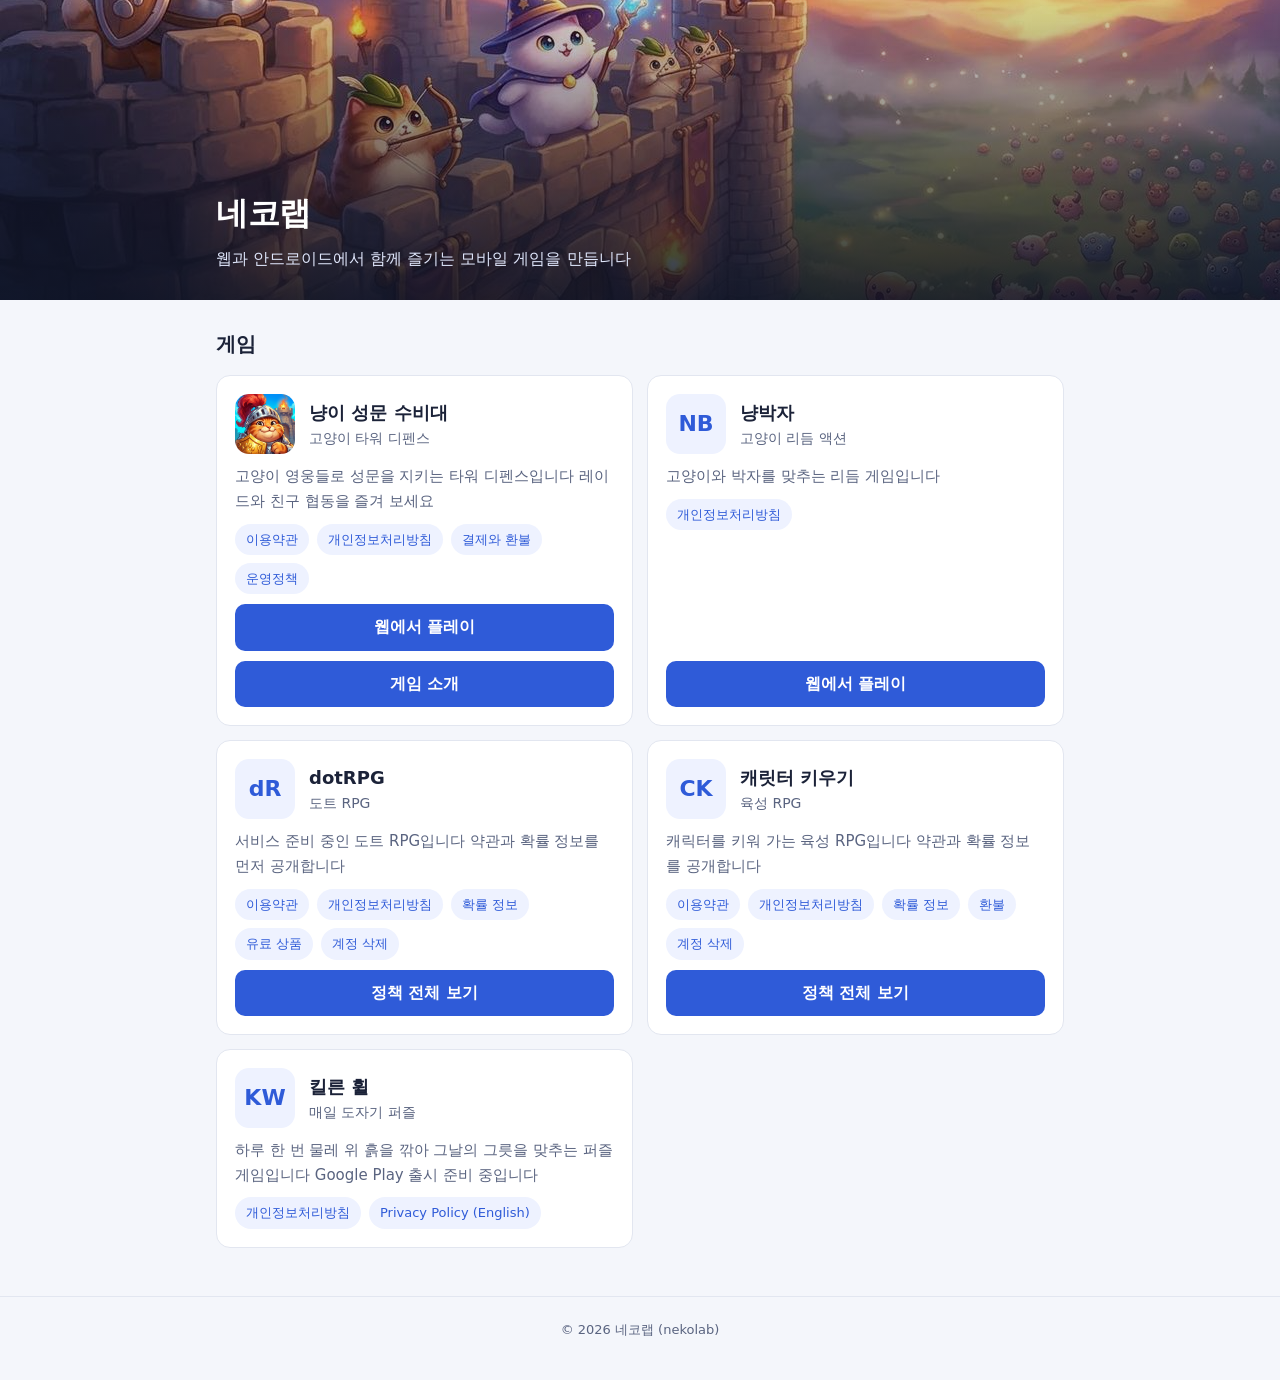
<file: index.html>
<!doctype html>
<html lang="ko">
<head>
<meta charset="utf-8">
<meta name="viewport" content="width=device-width, initial-scale=1">
<title>네코랩 - 모바일 게임</title>
<meta name="description" content="네코랩은 웹과 안드로이드에서 함께 즐기는 모바일 게임을 만드는 개인 개발 브랜드입니다. 게임 목록과 이용약관, 개인정보처리방침 같은 정책을 한곳에 모았습니다.">
<link rel="canonical" href="https://pabang0620.github.io/">
<link rel="icon" href="nyangi-icon.png">
<meta property="og:type" content="website">
<meta property="og:title" content="네코랩 - 모바일 게임">
<meta property="og:description" content="웹과 안드로이드에서 함께 즐기는 모바일 게임, 그리고 서비스 정책 모음.">
<meta property="og:url" content="https://pabang0620.github.io/">
<meta property="og:image" content="https://pabang0620.github.io/hero.jpg">
<script type="application/ld+json">
{"@context":"https://schema.org","@type":"Organization","name":"네코랩","alternateName":"nekolab","url":"https://pabang0620.github.io/"}
</script>
<style>
:root{--bg:#f4f6fb;--card:#fff;--fg:#1b2238;--mut:#5a6480;--line:#e2e6f0;--ac:#2f5bd8;--acfg:#fff;--chip:#eef2ff;--chipfg:#2f5bd8}
@media (prefers-color-scheme:dark){:root:not([data-theme="light"]){--bg:#0e1426;--card:#171f38;--fg:#eef1fa;--mut:#a3adc7;--line:#27325a;--ac:#6f93ff;--acfg:#0e1426;--chip:#202b4d;--chipfg:#a9c0ff}}
:root[data-theme="dark"]{--bg:#0e1426;--card:#171f38;--fg:#eef1fa;--mut:#a3adc7;--line:#27325a;--ac:#6f93ff;--acfg:#0e1426;--chip:#202b4d;--chipfg:#a9c0ff}
*{box-sizing:border-box}
body{margin:0;background:var(--bg);color:var(--fg);font:16px/1.65 system-ui,-apple-system,"Noto Sans KR","Malgun Gothic",sans-serif;-webkit-text-size-adjust:100%}
a{color:var(--ac)}
.hero{position:relative;min-height:300px;display:flex;align-items:flex-end;background:#16203f url(hero.jpg) center/cover}
.hero::before{content:"";position:absolute;inset:0;background:linear-gradient(180deg,rgba(14,20,38,.15),rgba(14,20,38,.88))}
.hero-in{position:relative;width:100%;max-width:880px;margin:0 auto;padding:56px 16px 28px;color:#fff}
.hero h1{margin:0 0 6px;font-size:32px;letter-spacing:-.5px}
.hero p{margin:0;color:#dfe6fb;max-width:520px}
main{max-width:880px;margin:0 auto;padding:28px 16px 48px}
h2{font-size:20px;margin:36px 0 14px}
h2:first-child{margin-top:0}
.grid{display:grid;grid-template-columns:repeat(2,1fr);gap:14px}
@media (max-width:640px){.grid{grid-template-columns:1fr}.hero h1{font-size:26px}}
.card{background:var(--card);border:1px solid var(--line);border-radius:14px;padding:18px;display:flex;flex-direction:column;gap:10px}
.top{display:flex;gap:14px;align-items:center}
.ic{width:60px;height:60px;border-radius:14px;flex:none;object-fit:cover;background:var(--chip)}
.mono{width:60px;height:60px;border-radius:14px;flex:none;display:flex;align-items:center;justify-content:center;font-weight:700;font-size:22px;color:var(--chipfg);background:var(--chip)}
.card h3{margin:0;font-size:18px}
.sub{margin:0;color:var(--mut);font-size:14px}
.desc{margin:0;color:var(--mut);font-size:15px}
.btn{display:inline-block;margin-top:auto;padding:10px 16px;border-radius:10px;background:var(--ac);color:var(--acfg);text-decoration:none;font-weight:600;text-align:center}
.links{display:flex;flex-wrap:wrap;gap:8px}
.links a{padding:5px 11px;border-radius:999px;background:var(--chip);color:var(--chipfg);text-decoration:none;font-size:13px}
.links a:hover,.btn:hover{filter:brightness(1.08)}
.badge{display:inline-block;padding:2px 8px;border-radius:999px;font-size:12px;background:var(--chip);color:var(--chipfg);margin-left:6px;vertical-align:middle}
footer{border-top:1px solid var(--line);padding:22px 16px 40px;text-align:center;color:var(--mut);font-size:13px}
</style>
</head>
<body>
<header class="hero">
<div class="hero-in">
<h1>네코랩</h1>
<p>웹과 안드로이드에서 함께 즐기는 모바일 게임을 만듭니다</p>
</div>
</header>
<main>
<h2>게임</h2>
<div class="grid">

<section class="card">
<div class="top"><img class="ic" src="nyangi-icon.png" alt="" width="60" height="60"><div><h3>냥이 성문 수비대</h3><p class="sub">고양이 타워 디펜스</p></div></div>
<p class="desc">고양이 영웅들로 성문을 지키는 타워 디펜스입니다 레이드와 친구 협동을 즐겨 보세요</p>
<div class="links">
<a href="https://pabang0620.github.io/nyangi-gate-play/policy/terms.html">이용약관</a>
<a href="https://pabang0620.github.io/nyangi-gate-play/policy/privacy.html">개인정보처리방침</a>
<a href="https://pabang0620.github.io/nyangi-gate-play/policy/refund.html">결제와 환불</a>
<a href="https://pabang0620.github.io/nyangi-gate-play/policy/operation.html">운영정책</a>
</div>
<a class="btn" href="https://pabang0620.github.io/nyangi-gate-play/">웹에서 플레이</a>
<a class="btn" href="nyangi-gate/">게임 소개</a>
</section>

<section class="card">
<div class="top"><div class="mono">NB</div><div><h3>냥박자</h3><p class="sub">고양이 리듬 액션</p></div></div>
<p class="desc">고양이와 박자를 맞추는 리듬 게임입니다</p>
<div class="links">
<a href="https://pabang0620.github.io/nyang-bakja-play/privacy.html">개인정보처리방침</a>
</div>
<a class="btn" href="https://pabang0620.github.io/nyang-bakja-play/">웹에서 플레이</a>
</section>

<section class="card">
<div class="top"><div class="mono">dR</div><div><h3>dotRPG</h3><p class="sub">도트 RPG</p></div></div>
<p class="desc">서비스 준비 중인 도트 RPG입니다 약관과 확률 정보를 먼저 공개합니다</p>
<div class="links">
<a href="https://pabang0620.github.io/dotrpg-policy/ko/terms.html">이용약관</a>
<a href="https://pabang0620.github.io/dotrpg-policy/ko/privacy.html">개인정보처리방침</a>
<a href="https://pabang0620.github.io/dotrpg-policy/ko/probability.html">확률 정보</a>
<a href="https://pabang0620.github.io/dotrpg-policy/ko/paid.html">유료 상품</a>
<a href="https://pabang0620.github.io/dotrpg-policy/ko/account-deletion.html">계정 삭제</a>
</div>
<a class="btn" href="https://pabang0620.github.io/dotrpg-policy/">정책 전체 보기</a>
</section>

<section class="card">
<div class="top"><div class="mono">CK</div><div><h3>캐릿터 키우기</h3><p class="sub">육성 RPG</p></div></div>
<p class="desc">캐릭터를 키워 가는 육성 RPG입니다 약관과 확률 정보를 공개합니다</p>
<div class="links">
<a href="https://pabang0620.github.io/starspire-policy/terms/">이용약관</a>
<a href="https://pabang0620.github.io/starspire-policy/privacy/">개인정보처리방침</a>
<a href="https://pabang0620.github.io/starspire-policy/probability/">확률 정보</a>
<a href="https://pabang0620.github.io/starspire-policy/refund/">환불</a>
<a href="https://pabang0620.github.io/starspire-policy/account-deletion/">계정 삭제</a>
</div>
<a class="btn" href="https://pabang0620.github.io/starspire-policy/">정책 전체 보기</a>
</section>

<section class="card">
<div class="top"><div class="mono">KW</div><div><h3>킬른 휠</h3><p class="sub">매일 도자기 퍼즐</p></div></div>
<p class="desc">하루 한 번 물레 위 흙을 깎아 그날의 그릇을 맞추는 퍼즐 게임입니다 Google Play 출시 준비 중입니다</p>
<div class="links">
<a href="kiln-wheel/privacy.html">개인정보처리방침</a>
<a href="kiln-wheel/en/privacy.html">Privacy Policy (English)</a>
</div>
</section>

</div>
</main>
<footer>© 2026 네코랩 (nekolab)</footer>
</body>
</html>
</file>
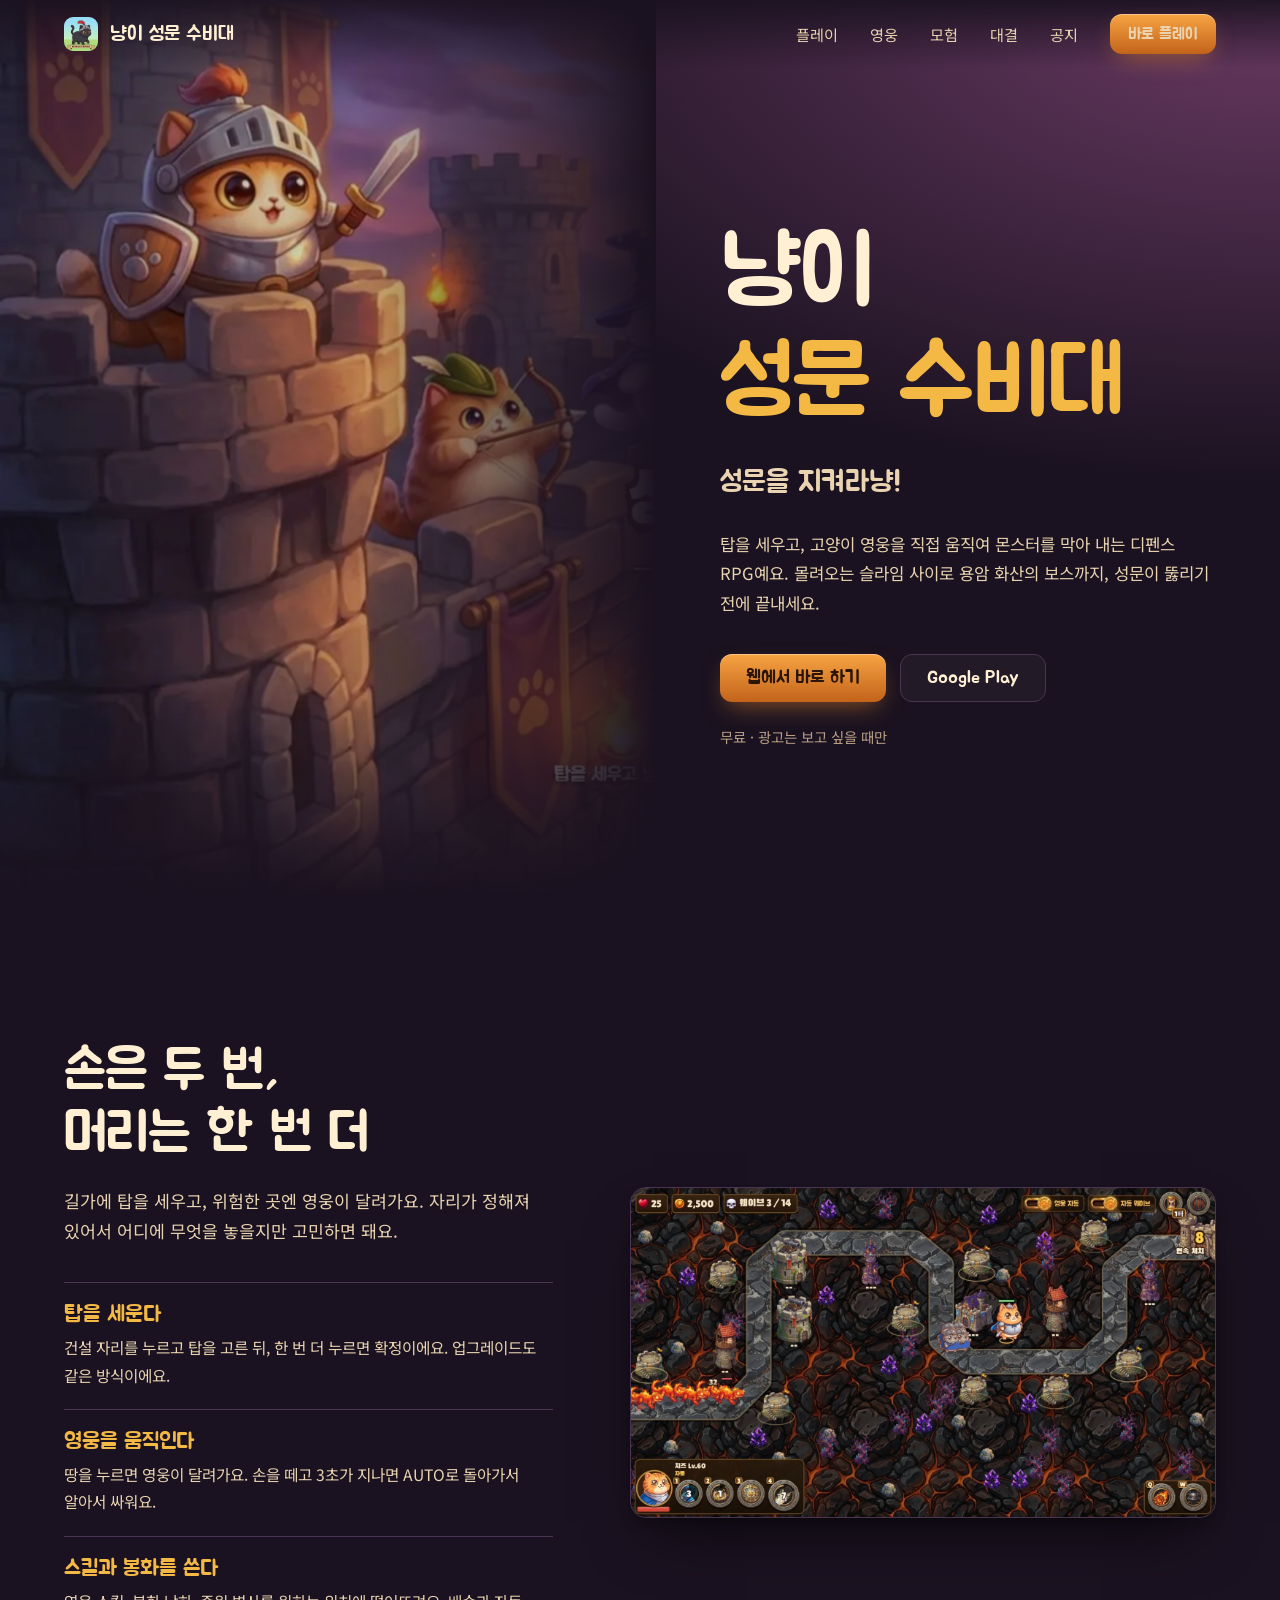
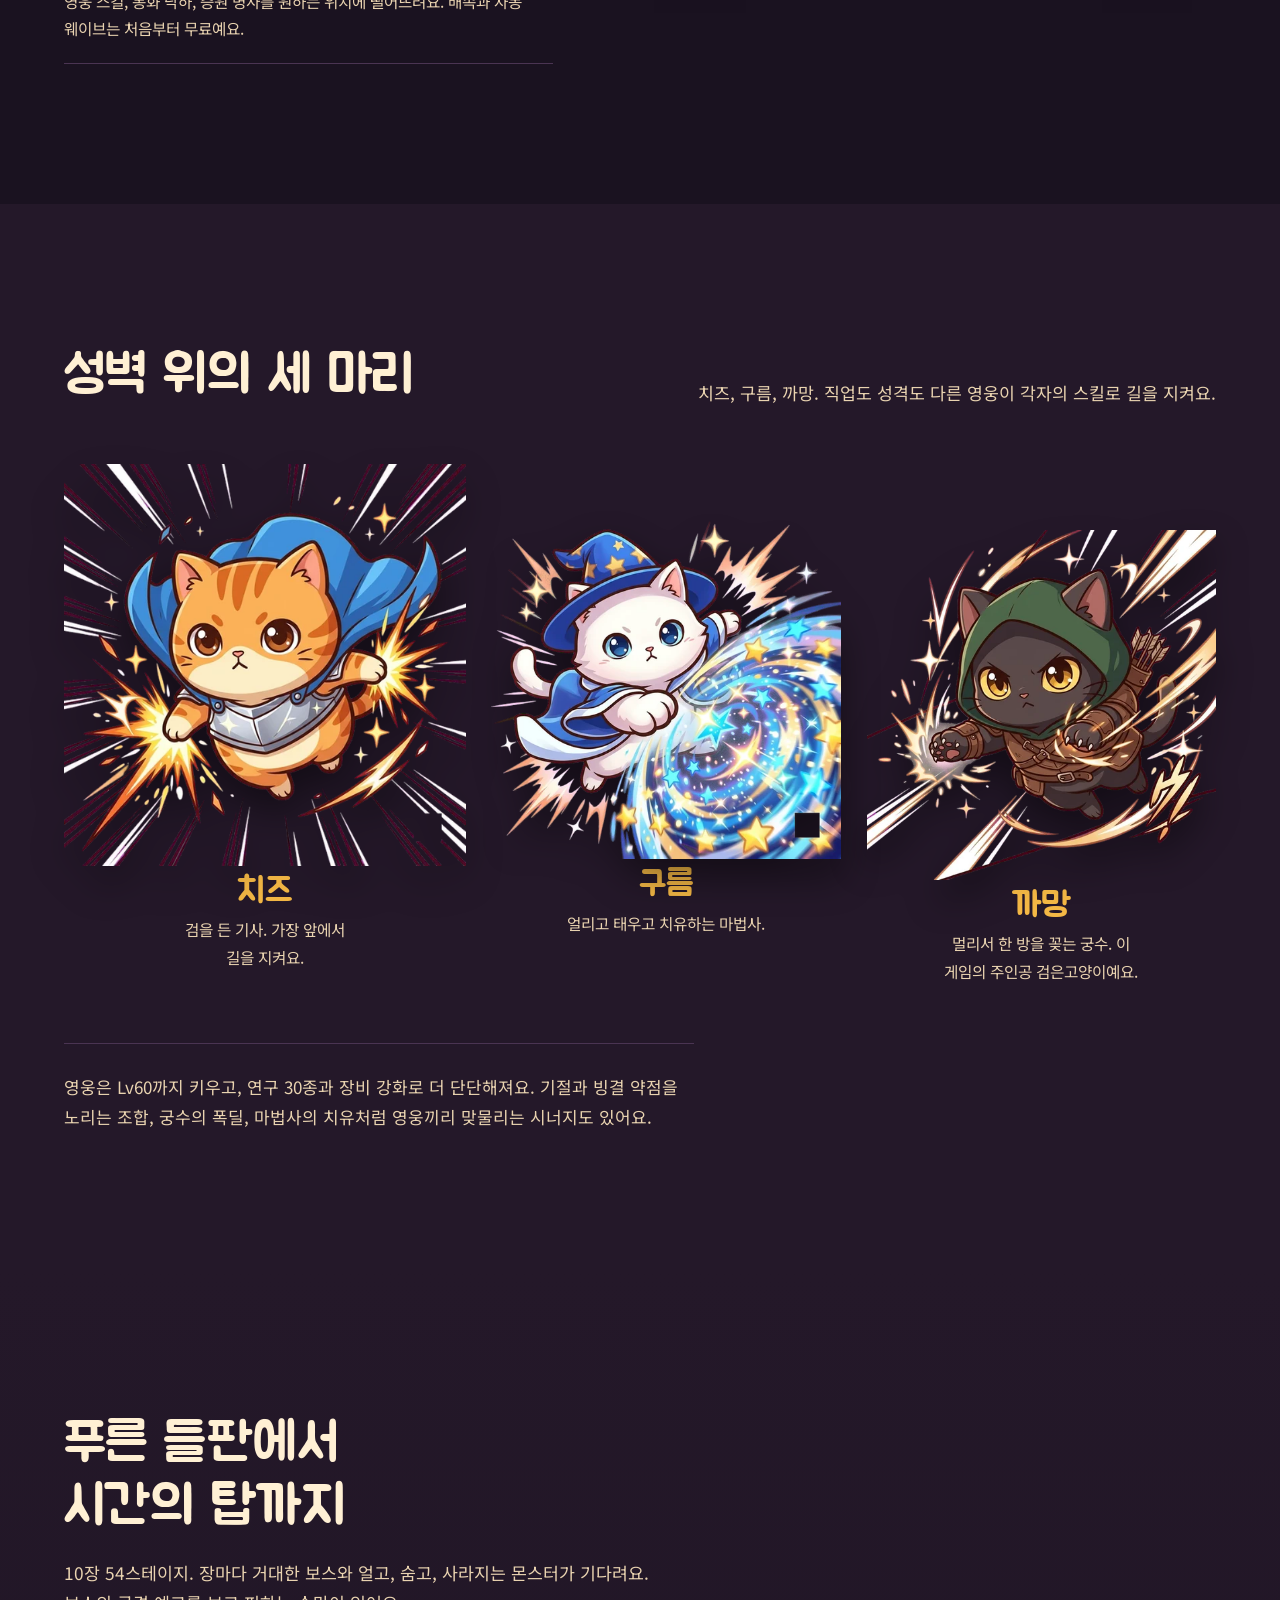
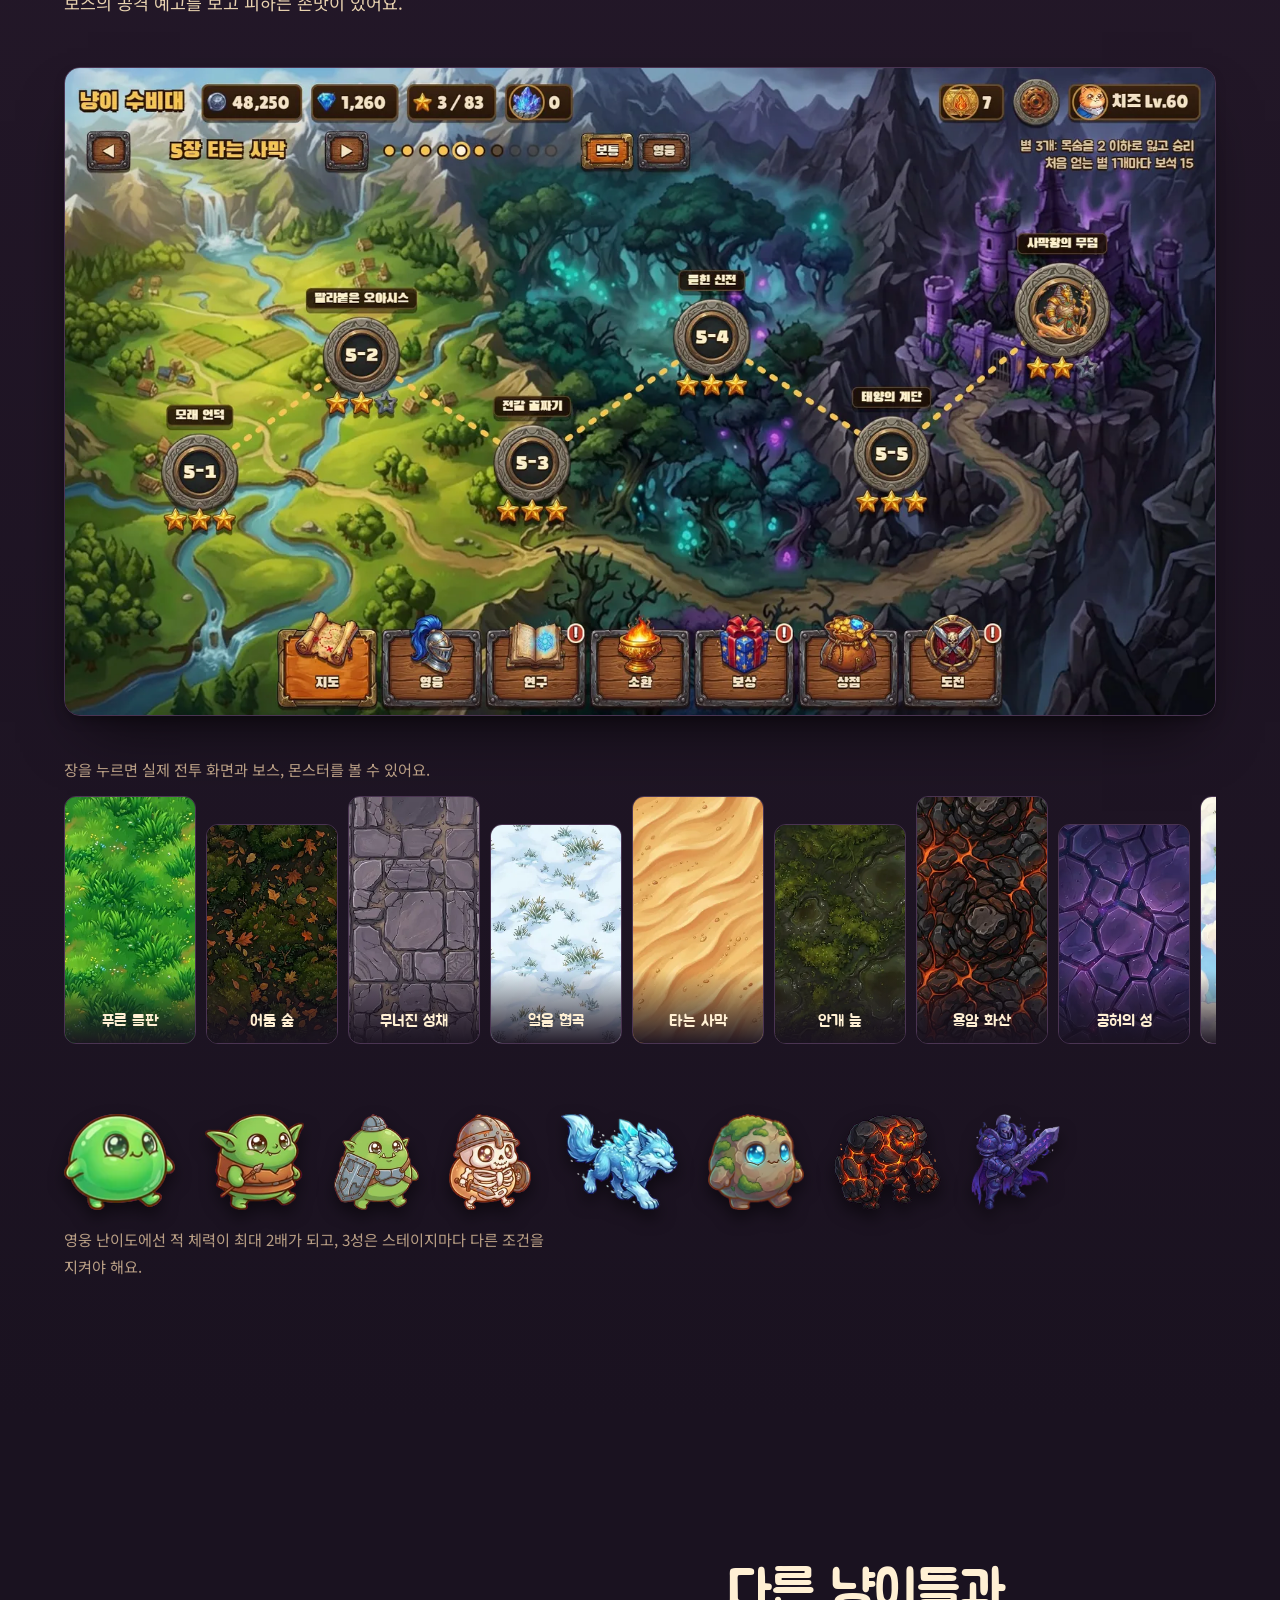
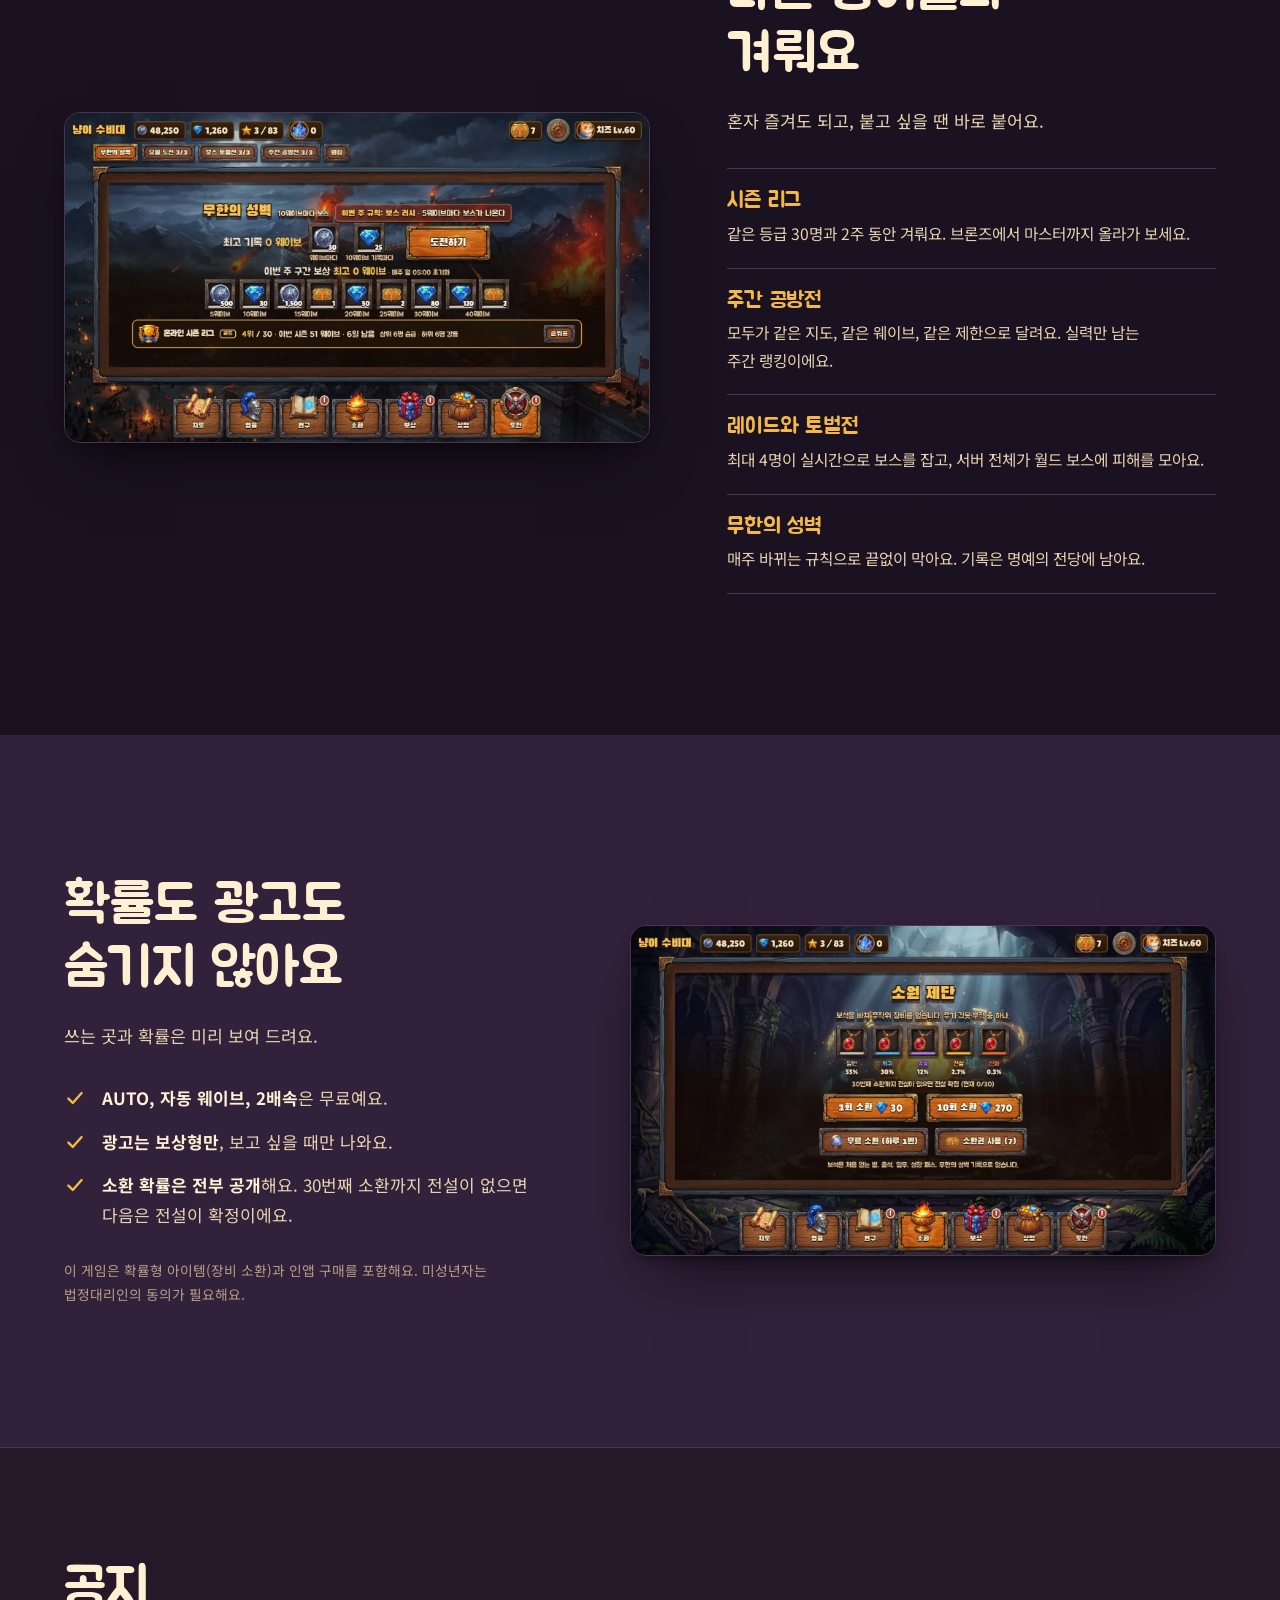
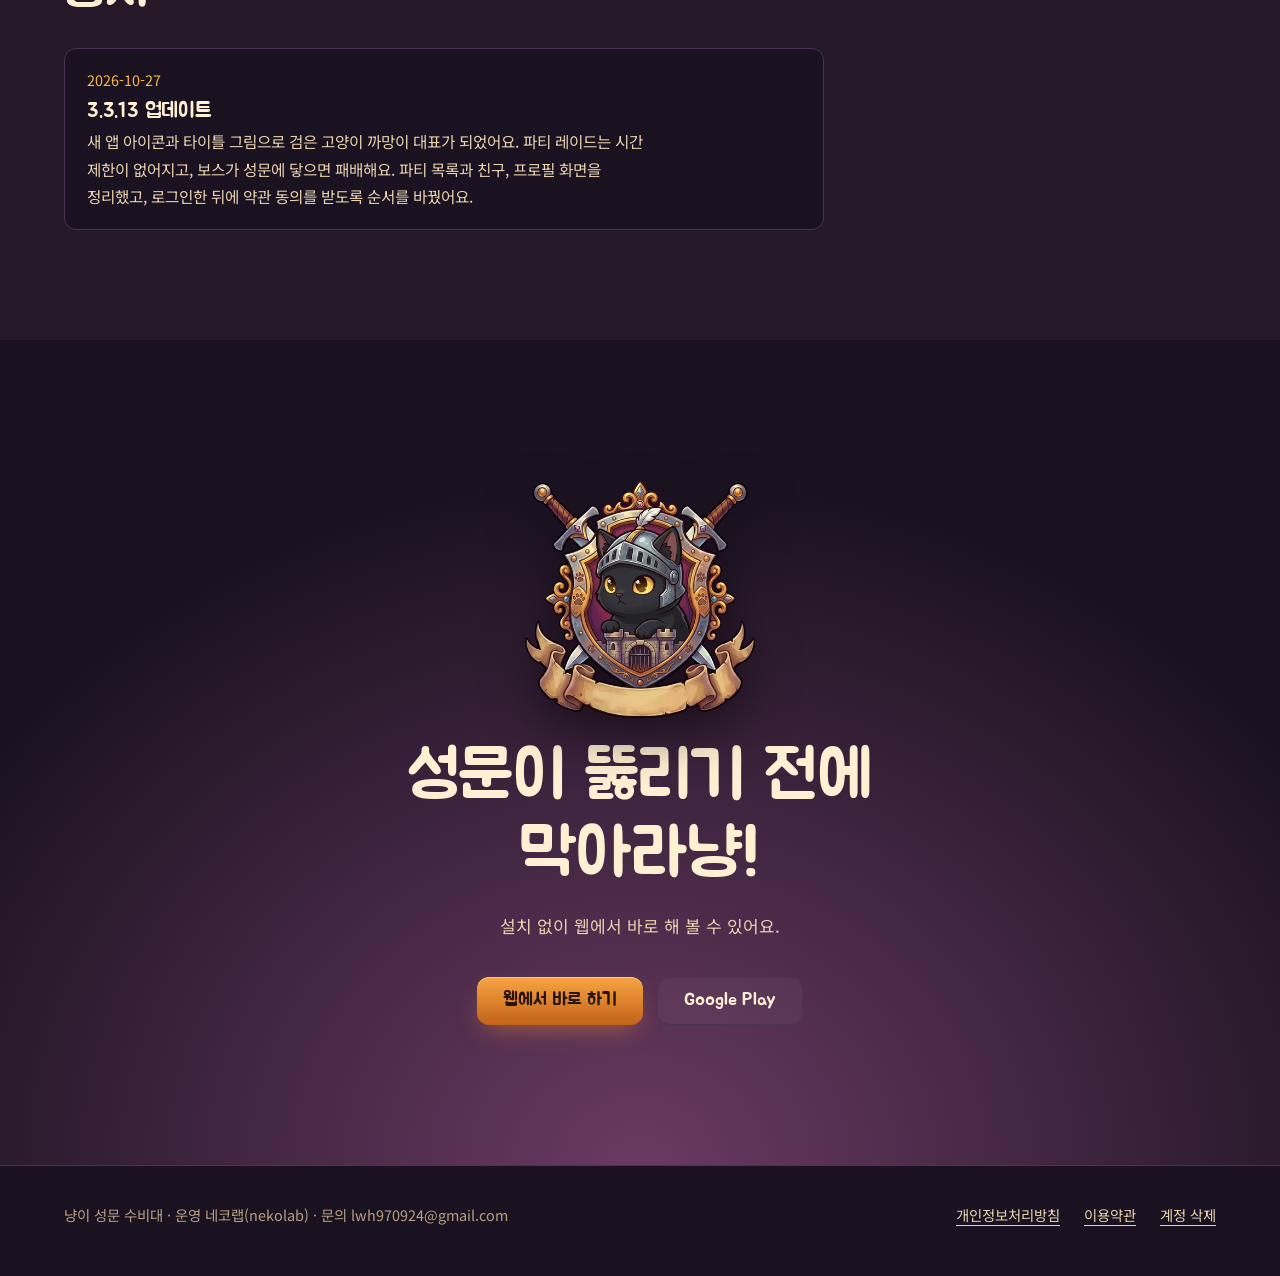
<file: nyangi-gate/index.html>
<!doctype html>
<html lang="ko">
<head>
  <meta charset="utf-8">
  <meta name="viewport" content="width=device-width, initial-scale=1">
  <title>냥이 성문 수비대: 고양이 디펜스</title>
  <meta name="description" content="고양이 영웅과 탑으로 성문을 지키는 모바일 디펜스 RPG. 10장 54스테이지, 온라인 시즌 리그와 주간 공방전.">
  <meta name="theme-color" content="#1a1220">
  <meta property="og:title" content="냥이 성문 수비대">
  <meta property="og:description" content="고양이 영웅과 탑으로 성문을 지켜라냥!">
  <meta property="og:image" content="https://pabang0620.github.io/nyangi-gate/a/hero.webp">
  <meta property="og:url" content="https://pabang0620.github.io/nyangi-gate/">
  <link rel="canonical" href="https://pabang0620.github.io/nyangi-gate/">
  <link rel="icon" href="a/icon.png">
  <link rel="preconnect" href="https://fonts.googleapis.com">
  <link rel="preconnect" href="https://fonts.gstatic.com" crossorigin>
  <link rel="stylesheet" href="https://fonts.googleapis.com/css2?family=Noto+Sans+KR:wght@400;500;700&display=swap">
  <link rel="preload" href="fonts/Jua-Regular.ttf" as="font" type="font/ttf" crossorigin>
  <link rel="stylesheet" href="style.css">
</head>
<body>

<header class="bar">
  <a class="bar-brand" href="#top"><img src="a/icon.png" alt="" width="34" height="34">냥이 성문 수비대</a>
  <nav aria-label="주요 메뉴">
    <a href="#play">플레이</a>
    <a href="#cats">영웅</a>
    <a href="#adventure">모험</a>
    <a href="#online">대결</a>
    <a href="#notice">공지</a>
    <a class="btn btn-main" href="https://pabang0620.github.io/nyangi-gate-play/" style="min-height:40px;padding:0 18px;font-size:1rem">바로 플레이</a>
  </nav>
</header>

<main id="top">
  <div class="hero">
    <div class="hero-art">
      <img src="a/hero.webp" alt="성벽 위에서 성문을 지키는 기사, 궁수, 마법사 고양이" width="780" height="1080" fetchpriority="high">
    </div>
    <div class="hero-text">
      <h1>냥이<b>성문 수비대</b></h1>
      <p class="hero-tag">성문을 지켜라냥!</p>
      <p class="hero-sub">탑을 세우고, 고양이 영웅을 직접 움직여 몬스터를 막아 내는 디펜스 RPG예요. 몰려오는 슬라임 사이로 용암 화산의 보스까지, 성문이 뚫리기 전에 끝내세요.</p>
      <div class="hero-cta">
        <a class="btn btn-main" href="https://pabang0620.github.io/nyangi-gate-play/">웹에서 바로 하기
        </a>
        <a class="btn btn-ghost" href="https://play.google.com/store/apps/details?id=com.nyangi.gate">Google Play</a>
      </div>
      <p class="hero-note">무료 · 광고는 보고 싶을 때만</p>
    </div>
  </div>

  <section class="play" id="play">
    <div class="wrap play-grid">
      <div>
        <h2>손은 두 번,<br>머리는 한 번 더</h2>
        <p class="lead">길가에 탑을 세우고, 위험한 곳엔 영웅이 달려가요. 자리가 정해져 있어서 어디에 무엇을 놓을지만 고민하면 돼요.</p>
        <div class="steps">
          <div>
            <h3>탑을 세운다</h3>
            <p>건설 자리를 누르고 탑을 고른 뒤, 한 번 더 누르면 확정이에요. 업그레이드도 같은 방식이에요.</p>
          </div>
          <div>
            <h3>영웅을 움직인다</h3>
            <p>땅을 누르면 영웅이 달려가요. 손을 떼고 3초가 지나면 AUTO로 돌아가서 알아서 싸워요.</p>
          </div>
          <div>
            <h3>스킬과 봉화를 쓴다</h3>
            <p>영웅 스킬, 봉화 낙하, 증원 병사를 원하는 위치에 떨어뜨려요. 배속과 자동 웨이브는 처음부터 무료예요.</p>
          </div>
        </div>
      </div>
      <figure class="shot">
        <img src="a/battle.webp" alt="용암 화산 전투 화면. 용암 길 위로 도마뱀 몬스터가 몰려오고 탑과 영웅이 막고 있다" width="1600" height="900" loading="lazy">
      </figure>
    </div>
  </section>

  <section class="cats" id="cats">
    <div class="wrap">
      <div class="cats-head">
        <h2>성벽 위의 세 마리</h2>
        <p class="lead" style="margin:0">치즈, 구름, 까망. 직업도 성격도 다른 영웅이 각자의 스킬로 길을 지켜요.</p>
      </div>
      <div class="cat-row">
        <div class="cat">
          <img src="a/cat_knight.webp" alt="망토를 휘날리며 달려드는 기사 고양이 치즈" width="520" height="520" loading="lazy">
          <h3>치즈</h3>
          <p>검을 든 기사. 가장 앞에서 길을 지켜요.</p>
        </div>
        <div class="cat">
          <img src="a/cat_mage.webp" alt="지팡이를 든 마법사 고양이 구름" width="520" height="503" loading="lazy">
          <h3>구름</h3>
          <p>얼리고 태우고 치유하는 마법사.</p>
        </div>
        <div class="cat">
          <img src="a/cat_ranger.webp" alt="활을 든 궁수 고양이 까망" width="520" height="520" loading="lazy">
          <h3>까망</h3>
          <p>멀리서 한 방을 꽂는 궁수. 이 게임의 주인공 검은고양이예요.</p>
        </div>
      </div>
      <p class="synergy">영웅은 Lv60까지 키우고, 연구 30종과 장비 강화로 더 단단해져요. 기절과 빙결 약점을 노리는 조합, 궁수의 폭딜, 마법사의 치유처럼 영웅끼리 맞물리는 시너지도 있어요.</p>
    </div>
  </section>

  <section class="adv" id="adventure">
    <div class="wrap">
      <h2>푸른 들판에서<br>시간의 탑까지</h2>
      <p class="lead">10장 54스테이지. 장마다 거대한 보스와 얼고, 숨고, 사라지는 몬스터가 기다려요. 보스의 공격 예고를 보고 피하는 손맛이 있어요.</p>
      <figure class="shot">
        <img src="a/map.webp" alt="5장 타는 사막 월드맵. 스테이지가 별 3개 기준으로 이어져 있다" width="1600" height="900" loading="lazy">
      </figure>
      <p class="chapters-hint">장을 누르면 실제 전투 화면과 보스, 몬스터를 볼 수 있어요.</p>
      <div class="chapters" role="list" aria-label="10개 장">
        <button type="button" class="chapter" role="listitem" data-i="0" aria-haspopup="dialog" aria-label="1장 푸른 들판 자세히 보기"><img src="a/bg_grass.webp" alt="" loading="lazy"><span>푸른 들판</span></button>
        <button type="button" class="chapter" role="listitem" data-i="1" aria-haspopup="dialog" aria-label="2장 어둠 숲 자세히 보기"><img src="a/bg_forest.webp" alt="" loading="lazy"><span>어둠 숲</span></button>
        <button type="button" class="chapter" role="listitem" data-i="2" aria-haspopup="dialog" aria-label="3장 무너진 성채 자세히 보기"><img src="a/bg_ruin.webp" alt="" loading="lazy"><span>무너진 성채</span></button>
        <button type="button" class="chapter" role="listitem" data-i="3" aria-haspopup="dialog" aria-label="4장 얼음 협곡 자세히 보기"><img src="a/bg_snow.webp" alt="" loading="lazy"><span>얼음 협곡</span></button>
        <button type="button" class="chapter" role="listitem" data-i="4" aria-haspopup="dialog" aria-label="5장 타는 사막 자세히 보기"><img src="a/bg_desert.webp" alt="" loading="lazy"><span>타는 사막</span></button>
        <button type="button" class="chapter" role="listitem" data-i="5" aria-haspopup="dialog" aria-label="6장 안개 늪 자세히 보기"><img src="a/bg_swamp.webp" alt="" loading="lazy"><span>안개 늪</span></button>
        <button type="button" class="chapter" role="listitem" data-i="6" aria-haspopup="dialog" aria-label="7장 용암 화산 자세히 보기"><img src="a/bg_volcano.webp" alt="" loading="lazy"><span>용암 화산</span></button>
        <button type="button" class="chapter" role="listitem" data-i="7" aria-haspopup="dialog" aria-label="8장 공허의 성 자세히 보기"><img src="a/bg_void.webp" alt="" loading="lazy"><span>공허의 성</span></button>
        <button type="button" class="chapter" role="listitem" data-i="8" aria-haspopup="dialog" aria-label="9장 하늘 정원 자세히 보기"><img src="a/bg_sky.webp" alt="" loading="lazy"><span>하늘 정원</span></button>
        <button type="button" class="chapter" role="listitem" data-i="9" aria-haspopup="dialog" aria-label="10장 시간의 탑 자세히 보기"><img src="a/bg_clock.webp" alt="" loading="lazy"><span>시간의 탑</span></button>
      </div>
      <div class="mobs" aria-hidden="true">
        <img src="a/e_slime.webp" alt="" loading="lazy">
        <img src="a/e_goblin.webp" alt="" loading="lazy">
        <img src="a/e_orc.webp" alt="" loading="lazy">
        <img src="a/e_skeleton.webp" alt="" loading="lazy">
        <img src="a/e_frostwolf.webp" alt="" loading="lazy">
        <img src="a/e_golem.webp" alt="" loading="lazy">
        <img src="a/e_lavagolem.webp" alt="" loading="lazy">
        <img src="a/e_voidknight.webp" alt="" loading="lazy">
      </div>
      <p class="mobs-note">영웅 난이도에선 적 체력이 최대 2배가 되고, 3성은 스테이지마다 다른 조건을 지켜야 해요.</p>
    </div>
  </section>

  <section class="online" id="online">
    <div class="wrap online-grid">
      <figure class="shot">
        <img src="a/league.webp" alt="무한의 성벽 도전 화면. 주간 구간 보상과 온라인 시즌 리그 순위가 보인다" width="1600" height="900" loading="lazy">
      </figure>
      <div>
        <h2>다른 냥이들과<br>겨뤄요</h2>
        <p class="lead">혼자 즐겨도 되고, 붙고 싶을 땐 바로 붙어요.</p>
        <div class="modes">
          <div>
            <h3>시즌 리그</h3>
            <p>같은 등급 30명과 2주 동안 겨뤄요. 브론즈에서 마스터까지 올라가 보세요.</p>
          </div>
          <div>
            <h3>주간 공방전</h3>
            <p>모두가 같은 지도, 같은 웨이브, 같은 제한으로 달려요. 실력만 남는 주간 랭킹이에요.</p>
          </div>
          <div>
            <h3>레이드와 토벌전</h3>
            <p>최대 4명이 실시간으로 보스를 잡고, 서버 전체가 월드 보스에 피해를 모아요.</p>
          </div>
          <div>
            <h3>무한의 성벽</h3>
            <p>매주 바뀌는 규칙으로 끝없이 막아요. 기록은 명예의 전당에 남아요.</p>
          </div>
        </div>
      </div>
    </div>
  </section>

  <section class="fair" id="fair">
    <div class="wrap fair-grid">
      <div>
        <h2>확률도 광고도<br>숨기지 않아요</h2>
        <p class="lead">쓰는 곳과 확률은 미리 보여 드려요.</p>
        <ul>
          <li>
            <svg viewBox="0 0 20 20" fill="none" stroke="currentColor" stroke-width="2.2" stroke-linecap="round" stroke-linejoin="round" aria-hidden="true"><path d="M4 10.5l4 4 8-9"/></svg>
            <span><b>AUTO, 자동 웨이브, 2배속</b>은 무료예요.</span>
          </li>
          <li>
            <svg viewBox="0 0 20 20" fill="none" stroke="currentColor" stroke-width="2.2" stroke-linecap="round" stroke-linejoin="round" aria-hidden="true"><path d="M4 10.5l4 4 8-9"/></svg>
            <span><b>광고는 보상형만</b>, 보고 싶을 때만 나와요.</span>
          </li>
          <li>
            <svg viewBox="0 0 20 20" fill="none" stroke="currentColor" stroke-width="2.2" stroke-linecap="round" stroke-linejoin="round" aria-hidden="true"><path d="M4 10.5l4 4 8-9"/></svg>
            <span><b>소환 확률은 전부 공개</b>해요. 30번째 소환까지 전설이 없으면 다음은 전설이 확정이에요.</span>
          </li>
        </ul>
        <p class="fine">이 게임은 확률형 아이템(장비 소환)과 인앱 구매를 포함해요. 미성년자는 법정대리인의 동의가 필요해요.</p>
      </div>
      <figure class="shot">
        <img src="a/summon.webp" alt="소원 제단 소환 화면. 일반 55%, 희귀 30%, 영웅 12%, 전설 2.7%, 신화 0.3% 확률이 적혀 있다" width="1600" height="900" loading="lazy">
      </figure>
    </div>
  </section>

  <section class="notice" id="notice">
    <div class="wrap">
      <h2>공지</h2>
      <ul class="notice-list" id="notice-list"><li class="notice-empty">공지를 불러오는 중이에요.</li></ul>
    </div>
  </section>

  <section class="final">
    <div class="wrap">
      <img src="a/emblem.webp" alt="" width="420" height="435" loading="lazy">
      <h2>성문이 뚫리기 전에<br>막아라냥!</h2>
      <p>설치 없이 웹에서 바로 해 볼 수 있어요.</p>
      <div class="hero-cta">
        <a class="btn btn-main" href="https://pabang0620.github.io/nyangi-gate-play/">웹에서 바로 하기</a>
        <a class="btn btn-ghost" href="https://play.google.com/store/apps/details?id=com.nyangi.gate">Google Play</a>
      </div>
    </div>
  </section>
</main>

<footer>
  <div class="wrap">
    <span>냥이 성문 수비대 · 운영 네코랩(nekolab) · 문의 lwh970924@gmail.com</span>
    <nav aria-label="약관">
      <a href="https://pabang0620.github.io/nyangi-gate-play/policy/privacy.html">개인정보처리방침</a>
      <a href="https://pabang0620.github.io/nyangi-gate-play/policy/terms.html">이용약관</a>
      <a href="https://sites.google.com/view/nyangi-gate-policy/delete-account">계정 삭제</a>
    </nav>
  </div>
</footer>


<script>
(function () {
  var ul = document.getElementById('notice-list');
  fetch('notices.json').then(function (r) { return r.json(); }).then(function (list) {
    ul.textContent = '';
    if (!list.length) { var e = document.createElement('li'); e.className = 'notice-empty'; e.textContent = '아직 공지가 없어요.'; ul.appendChild(e); return; }
    list.forEach(function (n) {
      var li = document.createElement('li'), d = document.createElement('time'), h = document.createElement('h3'), p = document.createElement('p');
      d.textContent = n.date; d.setAttribute('datetime', n.date); h.textContent = n.title; p.textContent = n.body;
      li.appendChild(d); li.appendChild(h); li.appendChild(p); ul.appendChild(li);
    });
  }).catch(function () { ul.firstChild.textContent = '공지를 불러오지 못했어요. 잠시 뒤에 다시 열어 주세요.'; });
})();
</script>
<div class="cdlg" id="cdlg" role="dialog" aria-modal="true" aria-labelledby="cdlg-title" hidden>
  <div class="cdlg-back" data-close></div>
  <div class="cdlg-card">
    <button type="button" class="cdlg-x" data-close aria-label="닫기">&times;</button>
    <button type="button" class="cdlg-nav cdlg-prev" aria-label="이전 장">&#8249;</button>
    <button type="button" class="cdlg-nav cdlg-next" aria-label="다음 장">&#8250;</button>
    <img class="cdlg-img" id="cdlg-img" alt="">
    <div class="cdlg-body">
      <p class="cdlg-no" id="cdlg-no"></p>
      <h3 id="cdlg-title"></h3>
      <p class="cdlg-boss" id="cdlg-boss"></p>
      <p class="cdlg-story" id="cdlg-story"></p>
      <ul class="cdlg-mobs" id="cdlg-mobs"></ul>
    </div>
  </div>
</div>
<script>
(function () {
  var dlg = document.getElementById('cdlg'), data = null, cur = 0, opener = null;
  function load() { return data ? Promise.resolve(data) : fetch('chapters.json').then(function (r) { return r.json(); }).then(function (d) { data = d; return d; }); }
  function pad(n) { return (n < 10 ? '0' : '') + n; }
  function draw() {
    var c = data[cur];
    document.getElementById('cdlg-img').src = 'a/ch' + pad(c.chapter) + '.webp';
    document.getElementById('cdlg-img').alt = c.chapter + '장 ' + c.name + ' 전투 화면. ' + c.boss.name + ' 보스전';
    document.getElementById('cdlg-no').textContent = c.chapter + '장 · ' + c.stages + '스테이지';
    document.getElementById('cdlg-title').textContent = c.name;
    document.getElementById('cdlg-boss').textContent = '보스 ' + c.boss.title + ' ' + c.boss.name + ' (' + c.bossStage + ')';
    document.getElementById('cdlg-story').textContent = c.story && c.story.line ? c.story.speaker + ': ' + c.story.line : '';
    var ul = document.getElementById('cdlg-mobs'); ul.textContent = '';
    c.gimmicks.forEach(function (g) {
      var li = document.createElement('li'), b = document.createElement('b'), p = document.createElement('span');
      b.textContent = g.name; p.textContent = g.desc + (g.counter ? ' (' + g.counter + ')' : '');
      li.appendChild(b); li.appendChild(document.createTextNode(' ')); li.appendChild(p); ul.appendChild(li);
    });
  }
  function open(i, from) { load().then(function () { cur = i; opener = from || opener; draw(); dlg.hidden = false; document.body.classList.add('cdlg-on'); dlg.querySelector('.cdlg-x').focus(); }); }
  function close() { dlg.hidden = true; document.body.classList.remove('cdlg-on'); if (opener) opener.focus(); }
  function step(d) { cur = (cur + d + data.length) % data.length; draw(); }
  document.querySelectorAll('.chapter').forEach(function (el) { el.addEventListener('click', function () { open(+el.getAttribute('data-i'), el); }); });
  dlg.addEventListener('click', function (e) { if (e.target.hasAttribute('data-close')) close(); });
  dlg.querySelector('.cdlg-prev').addEventListener('click', function () { step(-1); });
  dlg.querySelector('.cdlg-next').addEventListener('click', function () { step(1); });
  document.addEventListener('keydown', function (e) {
    if (dlg.hidden) return;
    if (e.key === 'Escape') close();
    else if (e.key === 'ArrowLeft') step(-1);
    else if (e.key === 'ArrowRight') step(1);
    else if (e.key === 'Tab') { var f = dlg.querySelectorAll('button'), first = f[0], last = f[f.length - 1]; if (e.shiftKey && document.activeElement === first) { e.preventDefault(); last.focus(); } else if (!e.shiftKey && document.activeElement === last) { e.preventDefault(); first.focus(); } }
  });
  var sx = null; dlg.addEventListener('touchstart', function (e) { sx = e.touches[0].clientX; }, { passive: true });
  dlg.addEventListener('touchend', function (e) { if (sx === null) return; var dx = e.changedTouches[0].clientX - sx; sx = null; if (Math.abs(dx) > 60) step(dx < 0 ? 1 : -1); });
})();
</script>

</body>
</html>
</file>
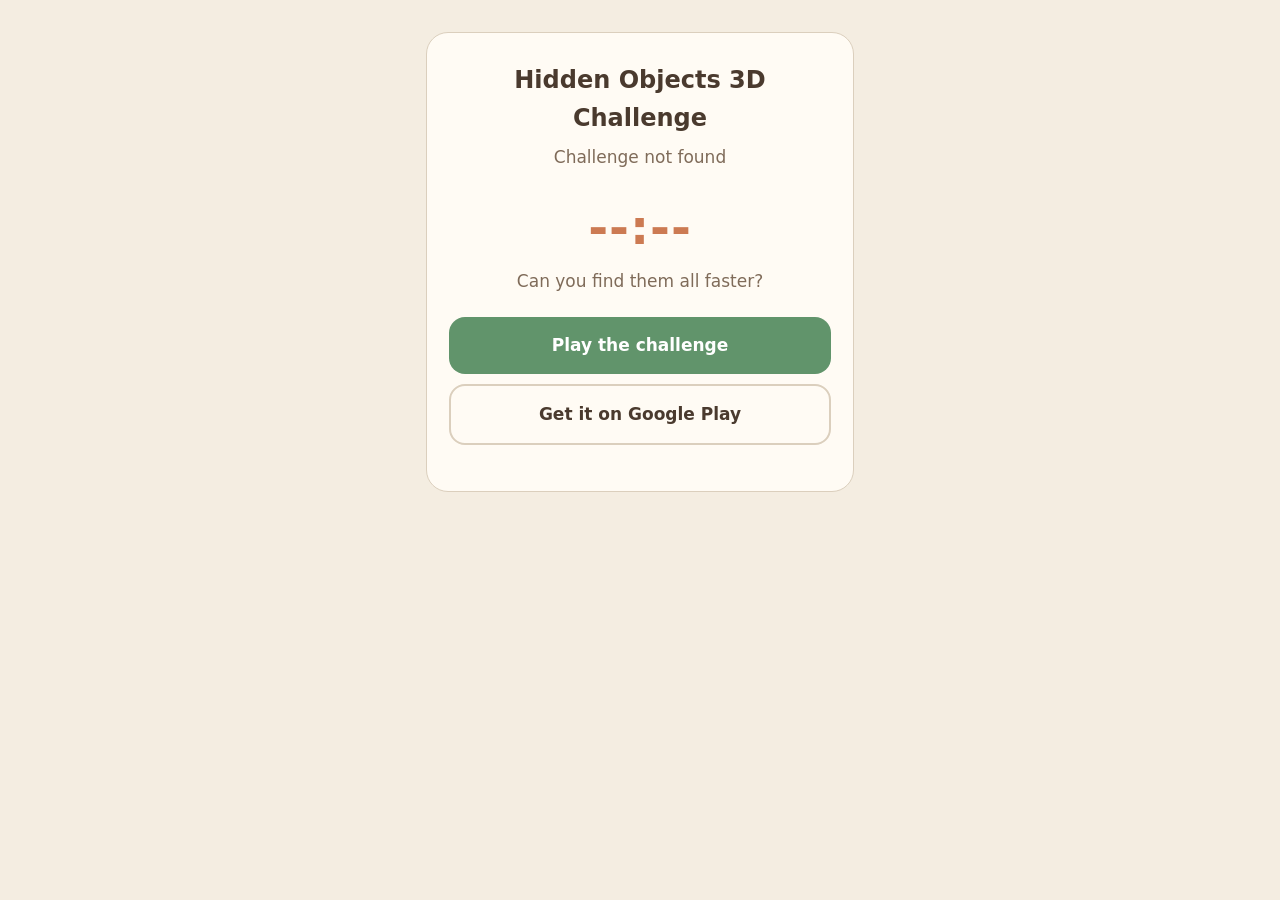
<file: hidden3d/c/index.html>
<!doctype html>
<html lang="ko">
<head>
<meta charset="utf-8">
<meta name="viewport" content="width=device-width,initial-scale=1">
<title>3D 숨은그림찾기 도전장</title>
<meta property="og:title" content="3D 숨은그림찾기 도전장">
<meta property="og:description" content="친구가 보낸 기록에 도전해 보세요 · Beat your friend's time">
<meta name="robots" content="noindex">
<style>
:root{--bg:#f4ede1;--card:#fffbf4;--ink:#4a3a2e;--soft:#7f6b59;--green:#61946b;--orange:#cc7a52;--line:#dbcfbd}
@media (prefers-color-scheme: dark){:root:not([data-theme="light"]){--bg:#1d1915;--card:#2a241e;--ink:#f0e6d8;--soft:#b9a993;--line:#4a4036}}
*{box-sizing:border-box}
body{margin:0;background:var(--bg);color:var(--ink);font:17px/1.6 system-ui,-apple-system,"Segoe UI","Malgun Gothic","Apple SD Gothic Neo",sans-serif}
main{max-width:460px;margin:0 auto;padding:32px 16px 48px}
.card{background:var(--card);border:1px solid var(--line);border-radius:22px;padding:28px 22px;text-align:center}
h1{font-size:1.5rem;margin:0 0 6px}
.from{color:var(--soft);margin:0 0 18px}
.time{font-size:3rem;font-weight:700;color:var(--orange);margin:6px 0 2px;letter-spacing:.02em}
.sub{color:var(--soft);margin:0 0 22px}
a.btn{display:block;text-decoration:none;border-radius:16px;padding:15px 12px;font-weight:700;margin:10px 0}
a.go{background:var(--green);color:#fff}
a.store{background:transparent;color:var(--ink);border:2px solid var(--line)}
.code{margin-top:18px;color:var(--soft);font-size:.95rem}
.code b{color:var(--ink);letter-spacing:.15em;font-size:1.2rem}
</style>
</head>
<body>
<main>
  <div class="card">
    <h1 id="t"></h1>
    <p class="from" id="from"></p>
    <div class="time" id="time">--:--</div>
    <p class="sub" id="sub"></p>
    <a class="btn go" id="go" href="#"></a>
    <a class="btn store" id="store" href="https://play.google.com/store/apps/details?id=com.nekolab.hidden3d"></a>
    <p class="code" id="codeline"></p>
  </div>
</main>
<script>
(function () {
  var URL = 'https://qcjskzblzvmepdazoobt.supabase.co/rest/v1/rpc/get_challenge';
  var KEY = 'eyJhbGciOiJIUzI1NiIsInR5cCI6IkpXVCJ9.eyJpc3MiOiJzdXBhYmFzZSIsInJlZiI6InFjanNremJsenZtZXBkYXpvb2J0Iiwicm9sZSI6ImFub24iLCJpYXQiOjE3NTgyNjAxOTgsImV4cCI6MjA3MzgzNjE5OH0.vIGymiemOp120InDukrUcJrb5iga3ceQx_ylKccmM9A';
  var ko = (navigator.language || '').toLowerCase().indexOf('ko') === 0;
  var T = ko ? {
    title: '3D 숨은그림찾기 도전장', from: '{0}의 도전장', sub: '이 기록보다 빨리 다 찾아보세요', go: '게임에서 도전하기', store: 'Google Play에서 받기',
    code: '게임 지도 화면의 "도전장 코드"에 <b>{0}</b> 입력', none: '도전장을 찾을 수 없어요', stage: '{0}단계',
    adj: ['졸린','포근한','느긋한','수줍은','용감한','반짝이는','배고픈','행복한','조용한','씩씩한','말랑한','꼼꼼한','신난','귀여운','다정한','엉뚱한'],
    ani: ['고양이','강아지','토끼','여우','곰','부엉이','판다','고슴도치','펭귄','너구리','다람쥐','물개','코알라','수달','병아리','오리']
  } : {
    title: 'Hidden Objects 3D Challenge', from: 'A challenge from {0}', sub: 'Can you find them all faster?', go: 'Play the challenge', store: 'Get it on Google Play',
    code: 'Or type <b>{0}</b> in "Challenge code" on the map', none: 'Challenge not found', stage: 'Stage {0}',
    adj: ['Sleepy','Cozy','Easygoing','Shy','Brave','Sparkly','Hungry','Happy','Quiet','Plucky','Squishy','Careful','Excited','Cute','Kind','Quirky'],
    ani: ['Cat','Puppy','Bunny','Fox','Bear','Owl','Panda','Hedgehog','Penguin','Raccoon','Squirrel','Seal','Koala','Otter','Chick','Duck']
  };
  function f(s, a) { return s.replace('{0}', a); }
  function el(id) { return document.getElementById(id); }
  document.documentElement.lang = ko ? 'ko' : 'en';
  document.title = T.title;
  el('t').textContent = T.title; el('sub').textContent = T.sub; el('go').textContent = T.go; el('store').textContent = T.store;
  var code = ((new URLSearchParams(location.search)).get('k') || '').toUpperCase().replace(/[^A-Z0-9]/g, '');
  var android = /android/i.test(navigator.userAgent);
  var store = 'https://play.google.com/store/apps/details?id=com.nekolab.hidden3d';
  el('go').href = android
    ? 'intent://c/' + code + '#Intent;scheme=hidden3d;package=com.nekolab.hidden3d;S.browser_fallback_url=' + encodeURIComponent(store) + ';end'
    : store;
  el('codeline').innerHTML = code ? f(T.code, code) : '';
  if (!code) { el('from').textContent = T.none; return; }
  fetch(URL, { method: 'POST', headers: { 'apikey': KEY, 'Authorization': 'Bearer ' + KEY, 'Content-Profile': 'hidden3d', 'Content-Type': 'application/json' },
               body: JSON.stringify({ p_code: code }) })
    .then(function (r) { return r.ok ? r.json() : null; })
    .then(function (c) {
      if (!c) { el('from').textContent = T.none; return; }
      var name = T.adj[c.adj % 16] + ' ' + T.ani[c.animal % 16] + ' #' + c.tag;
      el('from').textContent = f(T.from, name) + ' · ' + f(T.stage, c.stage);
      var s = Math.ceil(c.ms / 1000);
      el('time').textContent = Math.floor(s / 60) + ':' + ('0' + (s % 60)).slice(-2);
    })
    .catch(function () {});
})();
</script>
</body>
</html>
</file>
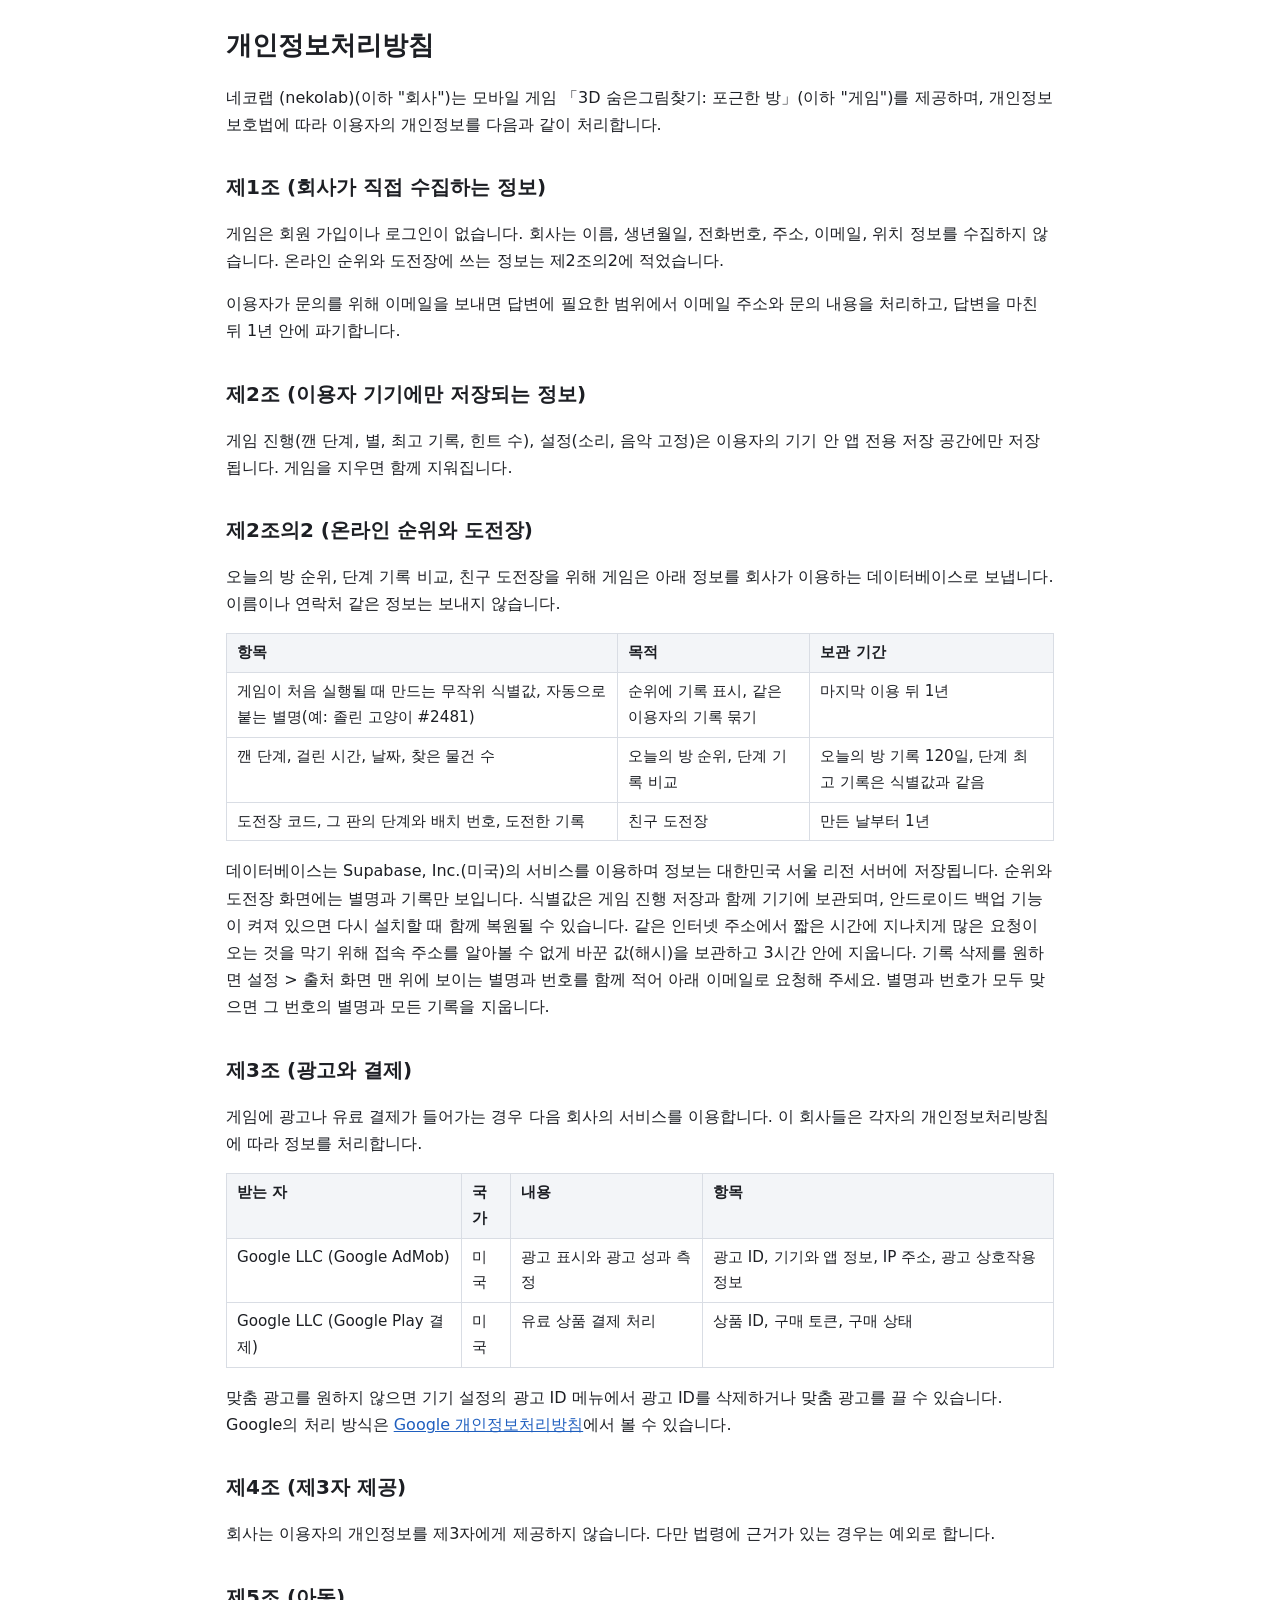
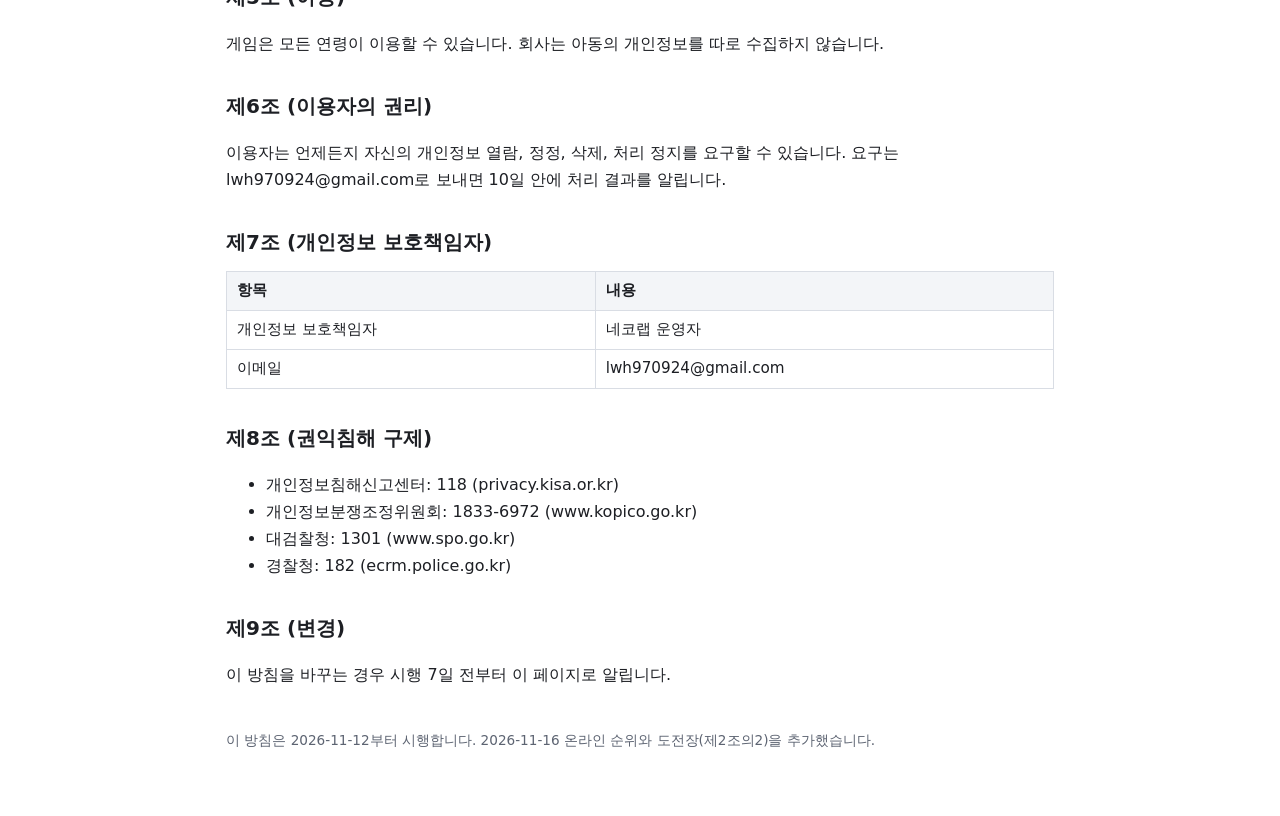
<file: hidden3d/privacy.html>
<!doctype html><html lang="ko"><head><meta charset="utf-8"><meta name="viewport" content="width=device-width,initial-scale=1"><title>개인정보처리방침</title><style>
:root{--bg:#ffffff;--fg:#1d1f24;--muted:#5d6472;--line:#d9dde4;--head:#f3f5f8;--link:#1f5fbf}
@media (prefers-color-scheme: dark){:root{--bg:#15171c;--fg:#e6e8ec;--muted:#a3a9b5;--line:#30343d;--head:#1f2229;--link:#7fb2ff}}
*{box-sizing:border-box}
body{margin:0;background:var(--bg);color:var(--fg);font:16px/1.7 system-ui,-apple-system,"Segoe UI","Malgun Gothic","Apple SD Gothic Neo",sans-serif}
main{max-width:860px;margin:0 auto;padding:24px 16px 64px}
h1{font-size:1.6rem;margin:0 0 16px}h2{font-size:1.25rem;margin:32px 0 8px}h3{font-size:1.05rem;margin:24px 0 6px}
p,li{color:var(--fg)}a{color:var(--link)}
.table{overflow-x:auto;margin:12px 0}
table{border-collapse:collapse;width:100%;font-size:.95rem}
th,td{border:1px solid var(--line);padding:6px 10px;text-align:left;vertical-align:top}
th{background:var(--head)}
footer{margin-top:40px;color:var(--muted);font-size:.85rem}
</style></head><body><main><h1>개인정보처리방침</h1>
<p>네코랩 (nekolab)(이하 &quot;회사&quot;)는 모바일 게임 「3D 숨은그림찾기: 포근한 방」(이하 &quot;게임&quot;)를 제공하며, 개인정보 보호법에 따라 이용자의 개인정보를 다음과 같이 처리합니다.</p>
<h2>제1조 (회사가 직접 수집하는 정보)</h2>
<p>게임은 회원 가입이나 로그인이 없습니다. 회사는 이름, 생년월일, 전화번호, 주소, 이메일, 위치 정보를 수집하지 않습니다. 온라인 순위와 도전장에 쓰는 정보는 제2조의2에 적었습니다.</p>
<p>이용자가 문의를 위해 이메일을 보내면 답변에 필요한 범위에서 이메일 주소와 문의 내용을 처리하고, 답변을 마친 뒤 1년 안에 파기합니다.</p>
<h2>제2조 (이용자 기기에만 저장되는 정보)</h2>
<p>게임 진행(깬 단계, 별, 최고 기록, 힌트 수), 설정(소리, 음악 고정)은 이용자의 기기 안 앱 전용 저장 공간에만 저장됩니다. 게임을 지우면 함께 지워집니다.</p>
<h2>제2조의2 (온라인 순위와 도전장)</h2>
<p>오늘의 방 순위, 단계 기록 비교, 친구 도전장을 위해 게임은 아래 정보를 회사가 이용하는 데이터베이스로 보냅니다. 이름이나 연락처 같은 정보는 보내지 않습니다.</p>
<div class="table"><table><thead><tr><th>항목</th><th>목적</th><th>보관 기간</th></tr></thead><tbody>
<tr><td>게임이 처음 실행될 때 만드는 무작위 식별값, 자동으로 붙는 별명(예: 졸린 고양이 #2481)</td><td>순위에 기록 표시, 같은 이용자의 기록 묶기</td><td>마지막 이용 뒤 1년</td></tr>
<tr><td>깬 단계, 걸린 시간, 날짜, 찾은 물건 수</td><td>오늘의 방 순위, 단계 기록 비교</td><td>오늘의 방 기록 120일, 단계 최고 기록은 식별값과 같음</td></tr>
<tr><td>도전장 코드, 그 판의 단계와 배치 번호, 도전한 기록</td><td>친구 도전장</td><td>만든 날부터 1년</td></tr>
</tbody></table></div>
<p>데이터베이스는 Supabase, Inc.(미국)의 서비스를 이용하며 정보는 대한민국 서울 리전 서버에 저장됩니다. 순위와 도전장 화면에는 별명과 기록만 보입니다. 식별값은 게임 진행 저장과 함께 기기에 보관되며, 안드로이드 백업 기능이 켜져 있으면 다시 설치할 때 함께 복원될 수 있습니다. 같은 인터넷 주소에서 짧은 시간에 지나치게 많은 요청이 오는 것을 막기 위해 접속 주소를 알아볼 수 없게 바꾼 값(해시)을 보관하고 3시간 안에 지웁니다. 기록 삭제를 원하면 설정 &gt; 출처 화면 맨 위에 보이는 별명과 번호를 함께 적어 아래 이메일로 요청해 주세요. 별명과 번호가 모두 맞으면 그 번호의 별명과 모든 기록을 지웁니다.</p>
<h2>제3조 (광고와 결제)</h2>
<p>게임에 광고나 유료 결제가 들어가는 경우 다음 회사의 서비스를 이용합니다. 이 회사들은 각자의 개인정보처리방침에 따라 정보를 처리합니다.</p>
<div class="table"><table><thead><tr><th>받는 자</th><th>국가</th><th>내용</th><th>항목</th></tr></thead><tbody>
<tr><td>Google LLC (Google AdMob)</td><td>미국</td><td>광고 표시와 광고 성과 측정</td><td>광고 ID, 기기와 앱 정보, IP 주소, 광고 상호작용 정보</td></tr>
<tr><td>Google LLC (Google Play 결제)</td><td>미국</td><td>유료 상품 결제 처리</td><td>상품 ID, 구매 토큰, 구매 상태</td></tr>
</tbody></table></div>
<p>맞춤 광고를 원하지 않으면 기기 설정의 광고 ID 메뉴에서 광고 ID를 삭제하거나 맞춤 광고를 끌 수 있습니다. Google의 처리 방식은 <a href="https://policies.google.com/privacy">Google 개인정보처리방침</a>에서 볼 수 있습니다.</p>
<h2>제4조 (제3자 제공)</h2>
<p>회사는 이용자의 개인정보를 제3자에게 제공하지 않습니다. 다만 법령에 근거가 있는 경우는 예외로 합니다.</p>
<h2>제5조 (아동)</h2>
<p>게임은 모든 연령이 이용할 수 있습니다. 회사는 아동의 개인정보를 따로 수집하지 않습니다.</p>
<h2>제6조 (이용자의 권리)</h2>
<p>이용자는 언제든지 자신의 개인정보 열람, 정정, 삭제, 처리 정지를 요구할 수 있습니다. 요구는 lwh970924@gmail.com로 보내면 10일 안에 처리 결과를 알립니다.</p>
<h2>제7조 (개인정보 보호책임자)</h2>
<div class="table"><table><thead><tr><th>항목</th><th>내용</th></tr></thead><tbody><tr><td>개인정보 보호책임자</td><td>네코랩 운영자</td></tr><tr><td>이메일</td><td>lwh970924@gmail.com</td></tr></tbody></table></div>
<h2>제8조 (권익침해 구제)</h2>
<ul><li>개인정보침해신고센터: 118 (privacy.kisa.or.kr)</li><li>개인정보분쟁조정위원회: 1833-6972 (www.kopico.go.kr)</li><li>대검찰청: 1301 (www.spo.go.kr)</li><li>경찰청: 182 (ecrm.police.go.kr)</li></ul>
<h2>제9조 (변경)</h2>
<p>이 방침을 바꾸는 경우 시행 7일 전부터 이 페이지로 알립니다.</p>
<footer>이 방침은 2026-11-12부터 시행합니다. 2026-11-16 온라인 순위와 도전장(제2조의2)을 추가했습니다.</footer>
</main></body></html>
</file>
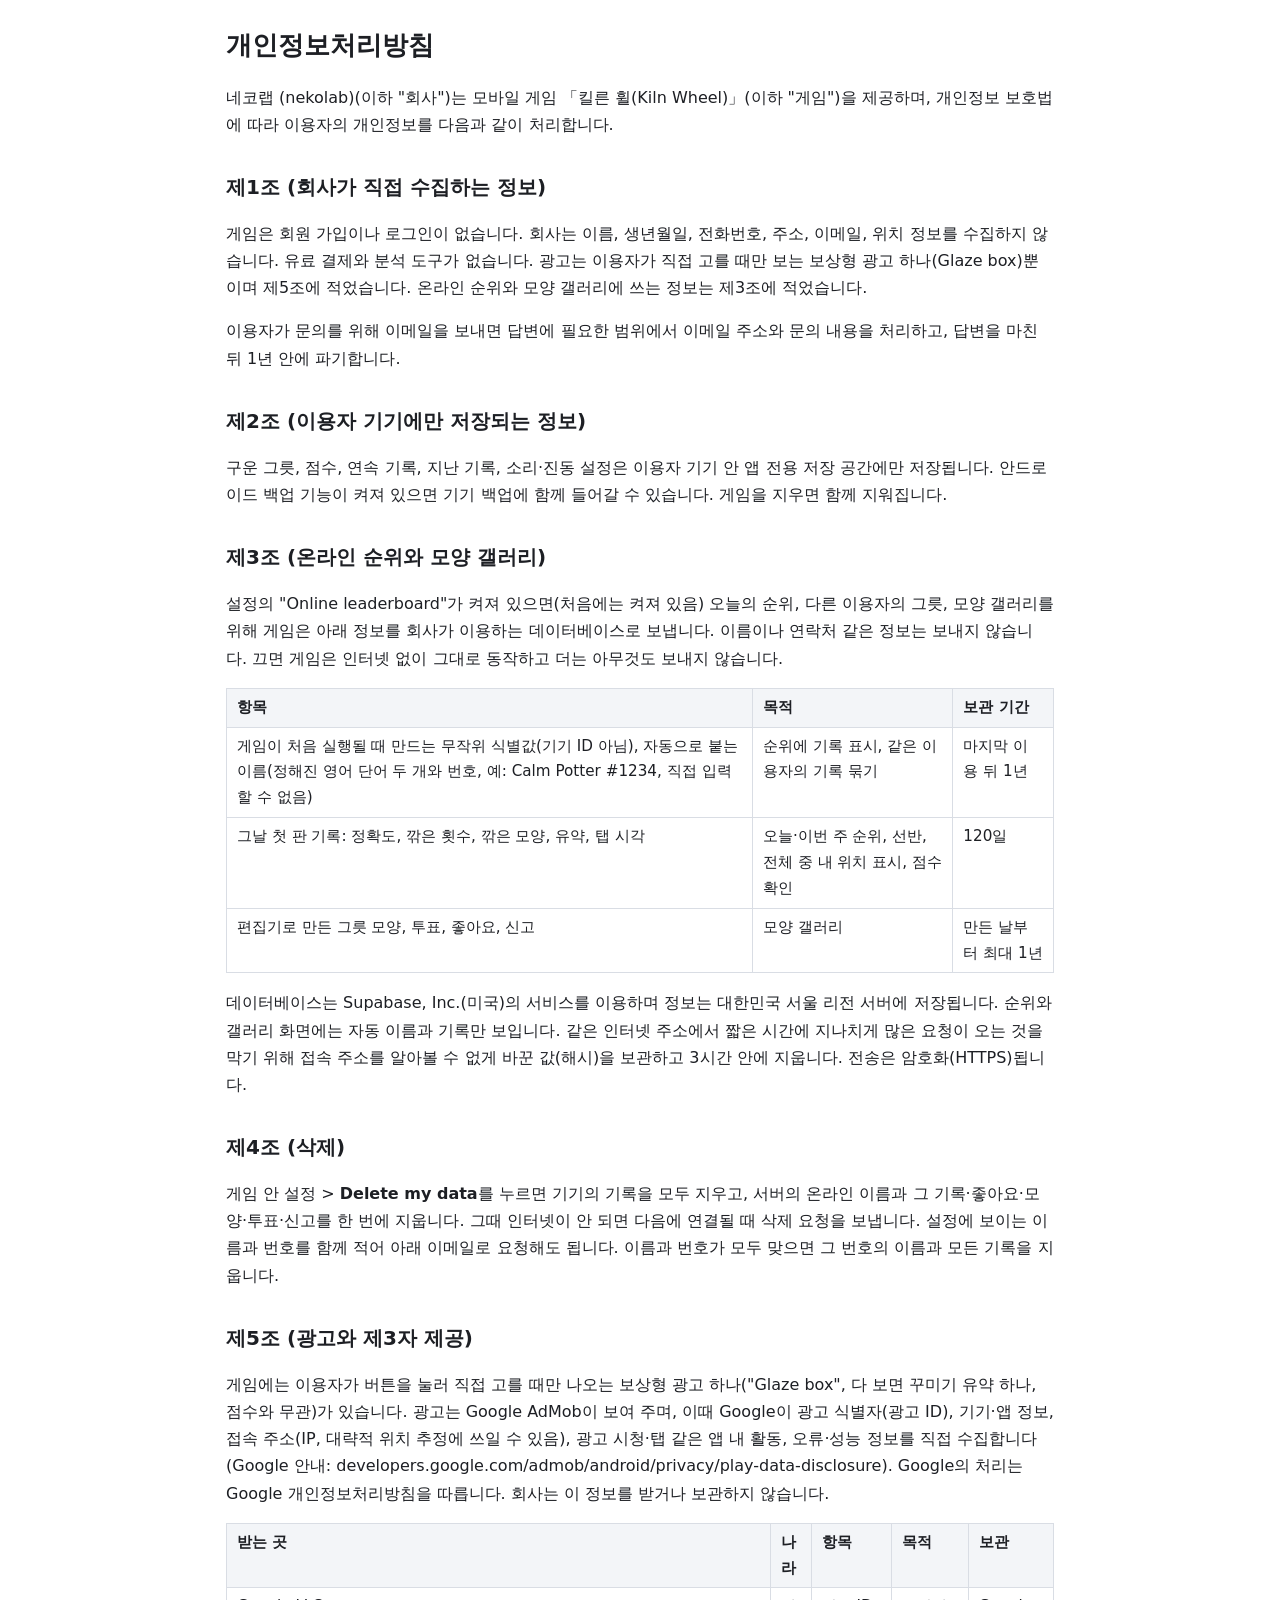
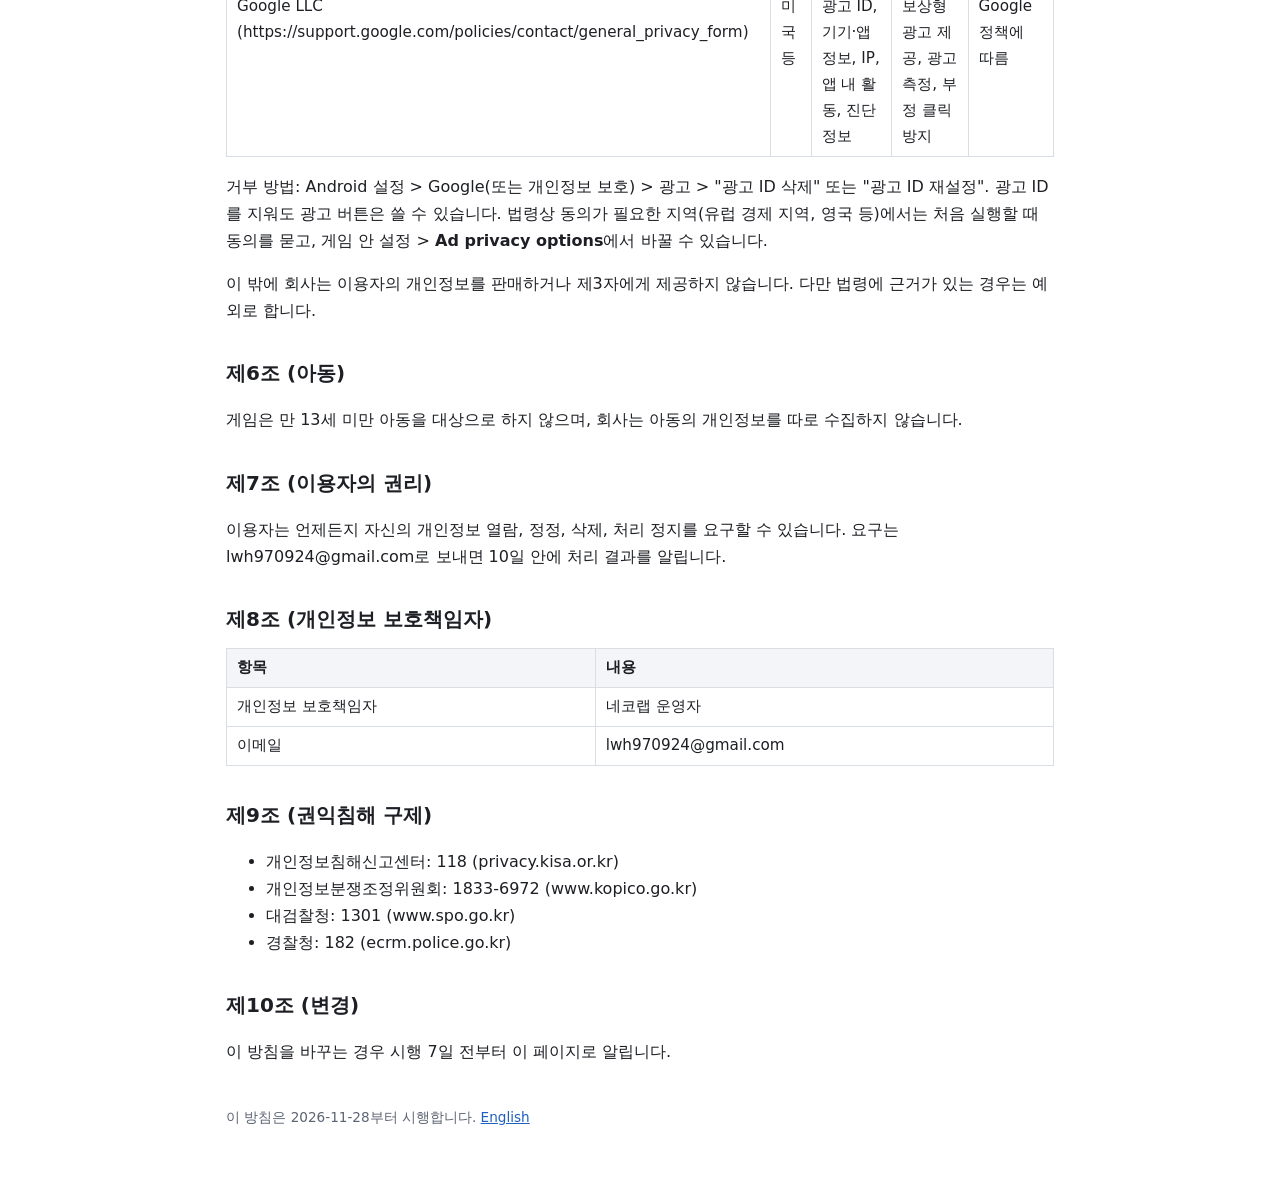
<file: kiln-wheel/privacy.html>
<!doctype html><html lang="ko"><head><meta charset="utf-8"><meta name="viewport" content="width=device-width,initial-scale=1"><title>킬른 휠 개인정보처리방침</title><style>
:root{--bg:#ffffff;--fg:#1d1f24;--muted:#5d6472;--line:#d9dde4;--head:#f3f5f8;--link:#1f5fbf}
@media (prefers-color-scheme: dark){:root{--bg:#15171c;--fg:#e6e8ec;--muted:#a3a9b5;--line:#30343d;--head:#1f2229;--link:#7fb2ff}}
*{box-sizing:border-box}
body{margin:0;background:var(--bg);color:var(--fg);font:16px/1.7 system-ui,-apple-system,"Segoe UI","Malgun Gothic","Apple SD Gothic Neo",sans-serif}
main{max-width:860px;margin:0 auto;padding:24px 16px 64px}
h1{font-size:1.6rem;margin:0 0 16px}h2{font-size:1.25rem;margin:32px 0 8px}
p,li{color:var(--fg)}a{color:var(--link)}
.table{overflow-x:auto;margin:12px 0}
table{border-collapse:collapse;width:100%;font-size:.95rem}
th,td{border:1px solid var(--line);padding:6px 10px;text-align:left;vertical-align:top}
th{background:var(--head)}
footer{margin-top:40px;color:var(--muted);font-size:.85rem}
</style></head><body><main><h1>개인정보처리방침</h1>
<p>네코랩 (nekolab)(이하 &quot;회사&quot;)는 모바일 게임 「킬른 휠(Kiln Wheel)」(이하 &quot;게임&quot;)을 제공하며, 개인정보 보호법에 따라 이용자의 개인정보를 다음과 같이 처리합니다.</p>
<h2>제1조 (회사가 직접 수집하는 정보)</h2>
<p>게임은 회원 가입이나 로그인이 없습니다. 회사는 이름, 생년월일, 전화번호, 주소, 이메일, 위치 정보를 수집하지 않습니다. 유료 결제와 분석 도구가 없습니다. 광고는 이용자가 직접 고를 때만 보는 보상형 광고 하나(Glaze box)뿐이며 제5조에 적었습니다. 온라인 순위와 모양 갤러리에 쓰는 정보는 제3조에 적었습니다.</p>
<p>이용자가 문의를 위해 이메일을 보내면 답변에 필요한 범위에서 이메일 주소와 문의 내용을 처리하고, 답변을 마친 뒤 1년 안에 파기합니다.</p>
<h2>제2조 (이용자 기기에만 저장되는 정보)</h2>
<p>구운 그릇, 점수, 연속 기록, 지난 기록, 소리·진동 설정은 이용자 기기 안 앱 전용 저장 공간에만 저장됩니다. 안드로이드 백업 기능이 켜져 있으면 기기 백업에 함께 들어갈 수 있습니다. 게임을 지우면 함께 지워집니다.</p>
<h2>제3조 (온라인 순위와 모양 갤러리)</h2>
<p>설정의 &quot;Online leaderboard&quot;가 켜져 있으면(처음에는 켜져 있음) 오늘의 순위, 다른 이용자의 그릇, 모양 갤러리를 위해 게임은 아래 정보를 회사가 이용하는 데이터베이스로 보냅니다. 이름이나 연락처 같은 정보는 보내지 않습니다. 끄면 게임은 인터넷 없이 그대로 동작하고 더는 아무것도 보내지 않습니다.</p>
<div class="table"><table><thead><tr><th>항목</th><th>목적</th><th>보관 기간</th></tr></thead><tbody><tr><td>게임이 처음 실행될 때 만드는 무작위 식별값(기기 ID 아님), 자동으로 붙는 이름(정해진 영어 단어 두 개와 번호, 예: Calm Potter #1234, 직접 입력할 수 없음)</td><td>순위에 기록 표시, 같은 이용자의 기록 묶기</td><td>마지막 이용 뒤 1년</td></tr><tr><td>그날 첫 판 기록: 정확도, 깎은 횟수, 깎은 모양, 유약, 탭 시각</td><td>오늘·이번 주 순위, 선반, 전체 중 내 위치 표시, 점수 확인</td><td>120일</td></tr><tr><td>편집기로 만든 그릇 모양, 투표, 좋아요, 신고</td><td>모양 갤러리</td><td>만든 날부터 최대 1년</td></tr></tbody></table></div>
<p>데이터베이스는 Supabase, Inc.(미국)의 서비스를 이용하며 정보는 대한민국 서울 리전 서버에 저장됩니다. 순위와 갤러리 화면에는 자동 이름과 기록만 보입니다. 같은 인터넷 주소에서 짧은 시간에 지나치게 많은 요청이 오는 것을 막기 위해 접속 주소를 알아볼 수 없게 바꾼 값(해시)을 보관하고 3시간 안에 지웁니다. 전송은 암호화(HTTPS)됩니다.</p>
<h2>제4조 (삭제)</h2>
<p>게임 안 설정 &gt; <b>Delete my data</b>를 누르면 기기의 기록을 모두 지우고, 서버의 온라인 이름과 그 기록·좋아요·모양·투표·신고를 한 번에 지웁니다. 그때 인터넷이 안 되면 다음에 연결될 때 삭제 요청을 보냅니다. 설정에 보이는 이름과 번호를 함께 적어 아래 이메일로 요청해도 됩니다. 이름과 번호가 모두 맞으면 그 번호의 이름과 모든 기록을 지웁니다.</p>
<h2>제5조 (광고와 제3자 제공)</h2>
<p>게임에는 이용자가 버튼을 눌러 직접 고를 때만 나오는 보상형 광고 하나(&quot;Glaze box&quot;, 다 보면 꾸미기 유약 하나, 점수와 무관)가 있습니다. 광고는 Google AdMob이 보여 주며, 이때 Google이 광고 식별자(광고 ID), 기기·앱 정보, 접속 주소(IP, 대략적 위치 추정에 쓰일 수 있음), 광고 시청·탭 같은 앱 내 활동, 오류·성능 정보를 직접 수집합니다(Google 안내: developers.google.com/admob/android/privacy/play-data-disclosure). Google의 처리는 Google 개인정보처리방침을 따릅니다. 회사는 이 정보를 받거나 보관하지 않습니다.</p>
<div class="table"><table><thead><tr><th>받는 곳</th><th>나라</th><th>항목</th><th>목적</th><th>보관</th></tr></thead><tbody><tr><td>Google LLC (https://support.google.com/policies/contact/general_privacy_form)</td><td>미국 등</td><td>광고 ID, 기기·앱 정보, IP, 앱 내 활동, 진단 정보</td><td>보상형 광고 제공, 광고 측정, 부정 클릭 방지</td><td>Google 정책에 따름</td></tr></tbody></table></div>
<p>거부 방법: Android 설정 &gt; Google(또는 개인정보 보호) &gt; 광고 &gt; &quot;광고 ID 삭제&quot; 또는 &quot;광고 ID 재설정&quot;. 광고 ID를 지워도 광고 버튼은 쓸 수 있습니다. 법령상 동의가 필요한 지역(유럽 경제 지역, 영국 등)에서는 처음 실행할 때 동의를 묻고, 게임 안 설정 &gt; <b>Ad privacy options</b>에서 바꿀 수 있습니다.</p>
<p>이 밖에 회사는 이용자의 개인정보를 판매하거나 제3자에게 제공하지 않습니다. 다만 법령에 근거가 있는 경우는 예외로 합니다.</p>
<h2>제6조 (아동)</h2>
<p>게임은 만 13세 미만 아동을 대상으로 하지 않으며, 회사는 아동의 개인정보를 따로 수집하지 않습니다.</p>
<h2>제7조 (이용자의 권리)</h2>
<p>이용자는 언제든지 자신의 개인정보 열람, 정정, 삭제, 처리 정지를 요구할 수 있습니다. 요구는 lwh970924@gmail.com로 보내면 10일 안에 처리 결과를 알립니다.</p>
<h2>제8조 (개인정보 보호책임자)</h2>
<div class="table"><table><thead><tr><th>항목</th><th>내용</th></tr></thead><tbody><tr><td>개인정보 보호책임자</td><td>네코랩 운영자</td></tr><tr><td>이메일</td><td>lwh970924@gmail.com</td></tr></tbody></table></div>
<h2>제9조 (권익침해 구제)</h2>
<ul><li>개인정보침해신고센터: 118 (privacy.kisa.or.kr)</li><li>개인정보분쟁조정위원회: 1833-6972 (www.kopico.go.kr)</li><li>대검찰청: 1301 (www.spo.go.kr)</li><li>경찰청: 182 (ecrm.police.go.kr)</li></ul>
<h2>제10조 (변경)</h2>
<p>이 방침을 바꾸는 경우 시행 7일 전부터 이 페이지로 알립니다.</p>
<footer>이 방침은 2026-11-28부터 시행합니다. <a href="en/privacy.html">English</a></footer>
</main></body></html>
</file>
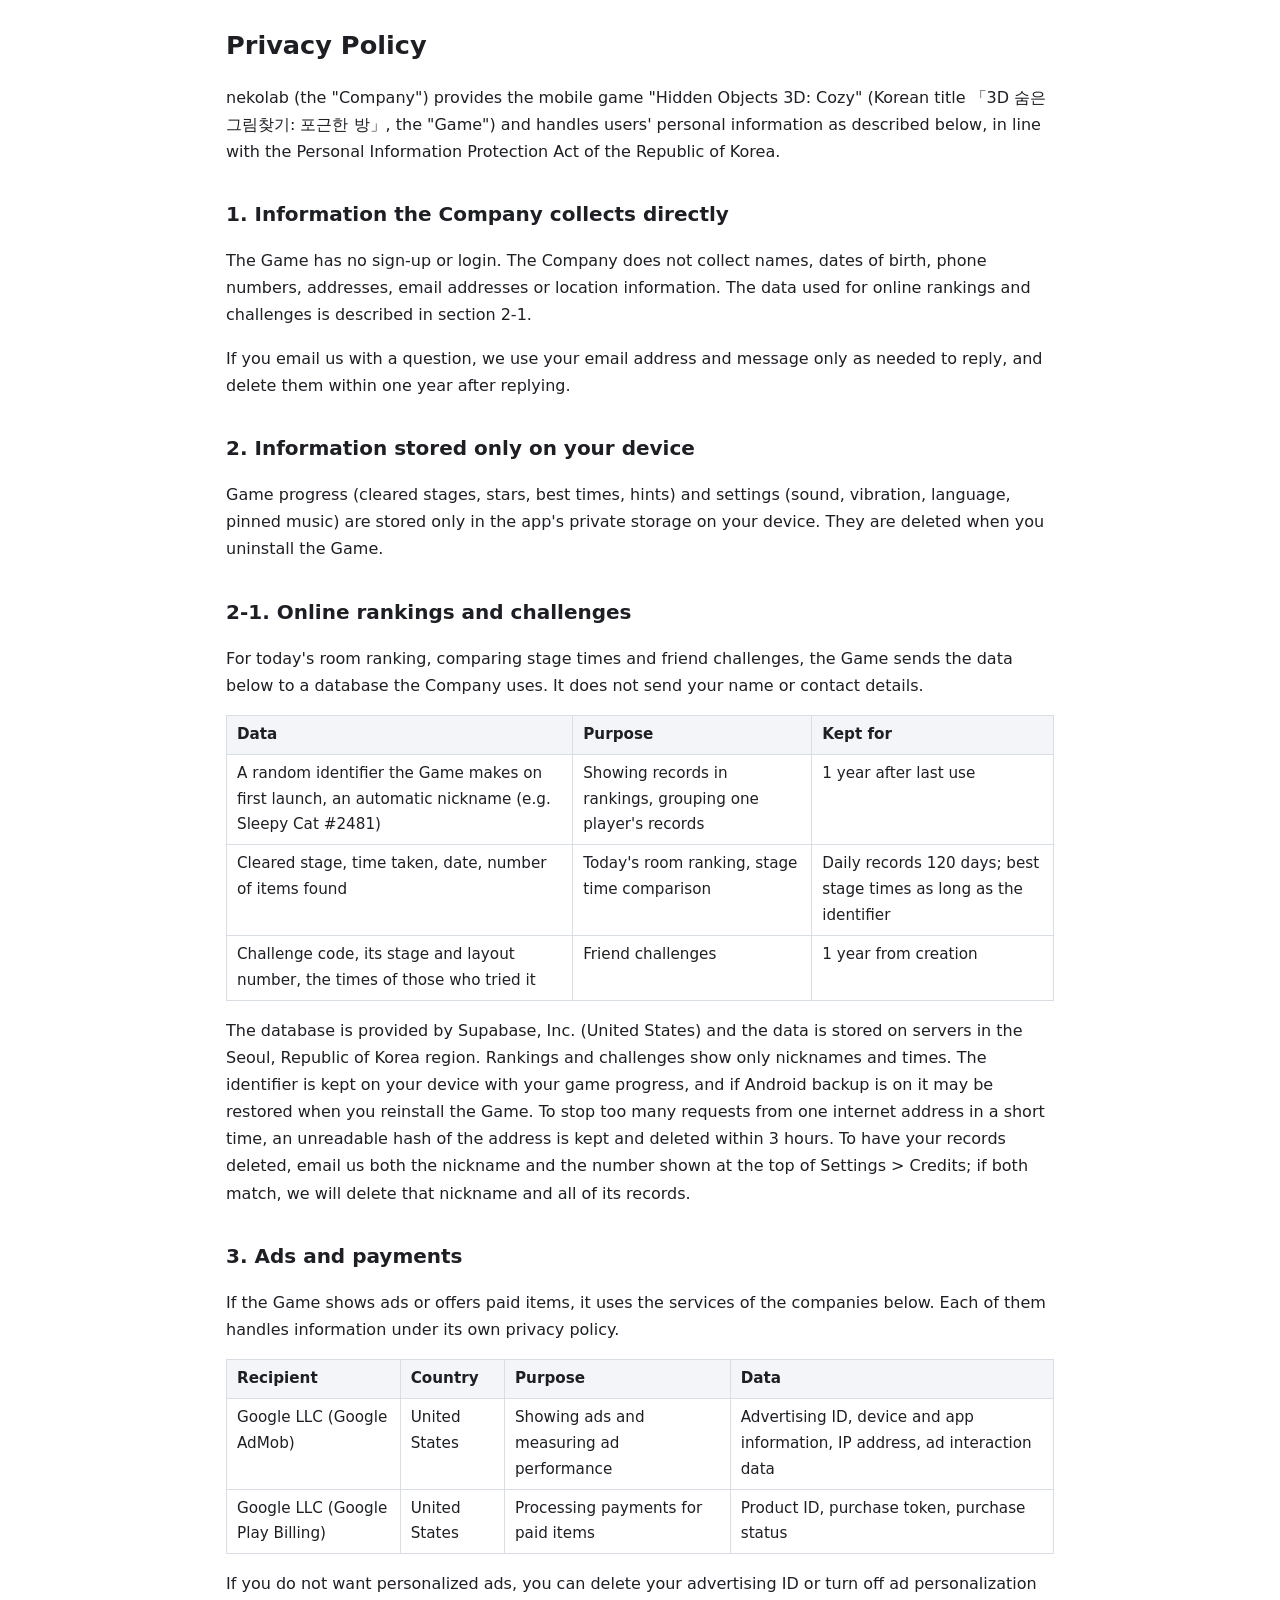
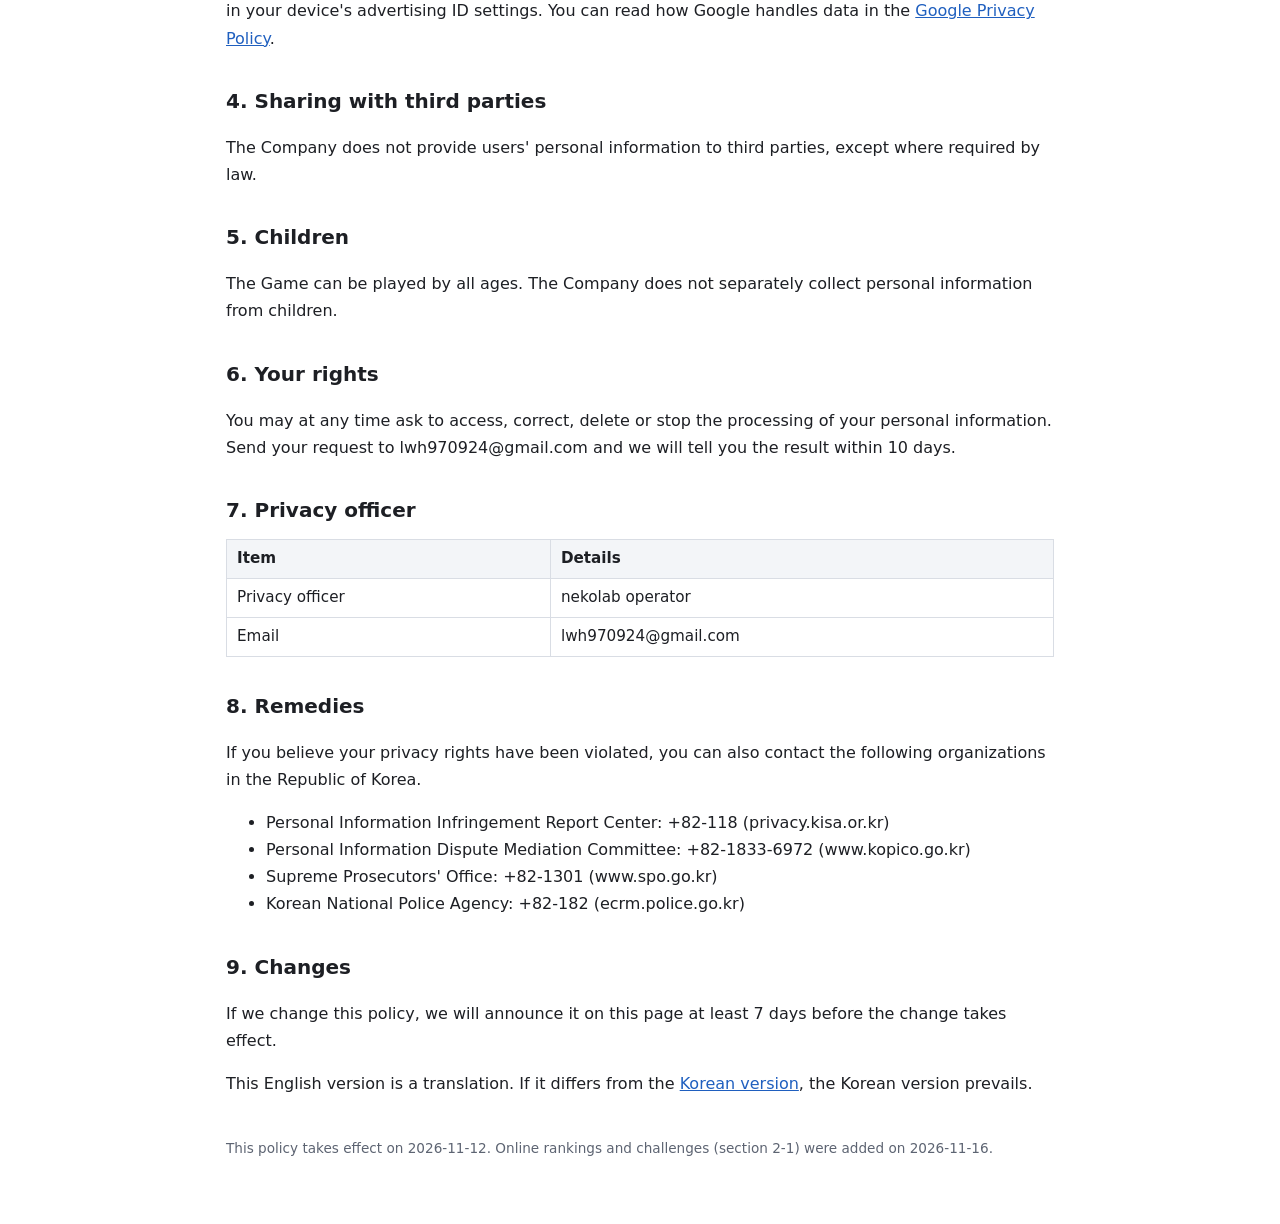
<file: hidden3d/en/privacy.html>
<!doctype html><html lang="en"><head><meta charset="utf-8"><meta name="viewport" content="width=device-width,initial-scale=1"><title>Privacy Policy</title><style>
:root{--bg:#ffffff;--fg:#1d1f24;--muted:#5d6472;--line:#d9dde4;--head:#f3f5f8;--link:#1f5fbf}
@media (prefers-color-scheme: dark){:root{--bg:#15171c;--fg:#e6e8ec;--muted:#a3a9b5;--line:#30343d;--head:#1f2229;--link:#7fb2ff}}
*{box-sizing:border-box}
body{margin:0;background:var(--bg);color:var(--fg);font:16px/1.7 system-ui,-apple-system,"Segoe UI",sans-serif}
main{max-width:860px;margin:0 auto;padding:24px 16px 64px}
h1{font-size:1.6rem;margin:0 0 16px}h2{font-size:1.25rem;margin:32px 0 8px}h3{font-size:1.05rem;margin:24px 0 6px}
p,li{color:var(--fg)}a{color:var(--link)}
.table{overflow-x:auto;margin:12px 0}
table{border-collapse:collapse;width:100%;font-size:.95rem}
th,td{border:1px solid var(--line);padding:6px 10px;text-align:left;vertical-align:top}
th{background:var(--head)}
footer{margin-top:40px;color:var(--muted);font-size:.85rem}
</style></head><body><main><h1>Privacy Policy</h1>
<p>nekolab (the &quot;Company&quot;) provides the mobile game &quot;Hidden Objects 3D: Cozy&quot; (Korean title 「3D 숨은그림찾기: 포근한 방」, the &quot;Game&quot;) and handles users' personal information as described below, in line with the Personal Information Protection Act of the Republic of Korea.</p>
<h2>1. Information the Company collects directly</h2>
<p>The Game has no sign-up or login. The Company does not collect names, dates of birth, phone numbers, addresses, email addresses or location information. The data used for online rankings and challenges is described in section 2-1.</p>
<p>If you email us with a question, we use your email address and message only as needed to reply, and delete them within one year after replying.</p>
<h2>2. Information stored only on your device</h2>
<p>Game progress (cleared stages, stars, best times, hints) and settings (sound, vibration, language, pinned music) are stored only in the app's private storage on your device. They are deleted when you uninstall the Game.</p>
<h2>2-1. Online rankings and challenges</h2>
<p>For today's room ranking, comparing stage times and friend challenges, the Game sends the data below to a database the Company uses. It does not send your name or contact details.</p>
<div class="table"><table><thead><tr><th>Data</th><th>Purpose</th><th>Kept for</th></tr></thead><tbody>
<tr><td>A random identifier the Game makes on first launch, an automatic nickname (e.g. Sleepy Cat #2481)</td><td>Showing records in rankings, grouping one player's records</td><td>1 year after last use</td></tr>
<tr><td>Cleared stage, time taken, date, number of items found</td><td>Today's room ranking, stage time comparison</td><td>Daily records 120 days; best stage times as long as the identifier</td></tr>
<tr><td>Challenge code, its stage and layout number, the times of those who tried it</td><td>Friend challenges</td><td>1 year from creation</td></tr>
</tbody></table></div>
<p>The database is provided by Supabase, Inc. (United States) and the data is stored on servers in the Seoul, Republic of Korea region. Rankings and challenges show only nicknames and times. The identifier is kept on your device with your game progress, and if Android backup is on it may be restored when you reinstall the Game. To stop too many requests from one internet address in a short time, an unreadable hash of the address is kept and deleted within 3 hours. To have your records deleted, email us both the nickname and the number shown at the top of Settings &gt; Credits; if both match, we will delete that nickname and all of its records.</p>
<h2>3. Ads and payments</h2>
<p>If the Game shows ads or offers paid items, it uses the services of the companies below. Each of them handles information under its own privacy policy.</p>
<div class="table"><table><thead><tr><th>Recipient</th><th>Country</th><th>Purpose</th><th>Data</th></tr></thead><tbody>
<tr><td>Google LLC (Google AdMob)</td><td>United States</td><td>Showing ads and measuring ad performance</td><td>Advertising ID, device and app information, IP address, ad interaction data</td></tr>
<tr><td>Google LLC (Google Play Billing)</td><td>United States</td><td>Processing payments for paid items</td><td>Product ID, purchase token, purchase status</td></tr>
</tbody></table></div>
<p>If you do not want personalized ads, you can delete your advertising ID or turn off ad personalization in your device's advertising ID settings. You can read how Google handles data in the <a href="https://policies.google.com/privacy">Google Privacy Policy</a>.</p>
<h2>4. Sharing with third parties</h2>
<p>The Company does not provide users' personal information to third parties, except where required by law.</p>
<h2>5. Children</h2>
<p>The Game can be played by all ages. The Company does not separately collect personal information from children.</p>
<h2>6. Your rights</h2>
<p>You may at any time ask to access, correct, delete or stop the processing of your personal information. Send your request to lwh970924@gmail.com and we will tell you the result within 10 days.</p>
<h2>7. Privacy officer</h2>
<div class="table"><table><thead><tr><th>Item</th><th>Details</th></tr></thead><tbody><tr><td>Privacy officer</td><td>nekolab operator</td></tr><tr><td>Email</td><td>lwh970924@gmail.com</td></tr></tbody></table></div>
<h2>8. Remedies</h2>
<p>If you believe your privacy rights have been violated, you can also contact the following organizations in the Republic of Korea.</p>
<ul><li>Personal Information Infringement Report Center: +82-118 (privacy.kisa.or.kr)</li><li>Personal Information Dispute Mediation Committee: +82-1833-6972 (www.kopico.go.kr)</li><li>Supreme Prosecutors' Office: +82-1301 (www.spo.go.kr)</li><li>Korean National Police Agency: +82-182 (ecrm.police.go.kr)</li></ul>
<h2>9. Changes</h2>
<p>If we change this policy, we will announce it on this page at least 7 days before the change takes effect.</p>
<p>This English version is a translation. If it differs from the <a href="../privacy.html">Korean version</a>, the Korean version prevails.</p>
<footer>This policy takes effect on 2026-11-12. Online rankings and challenges (section 2-1) were added on 2026-11-16.</footer>
</main></body></html>
</file>
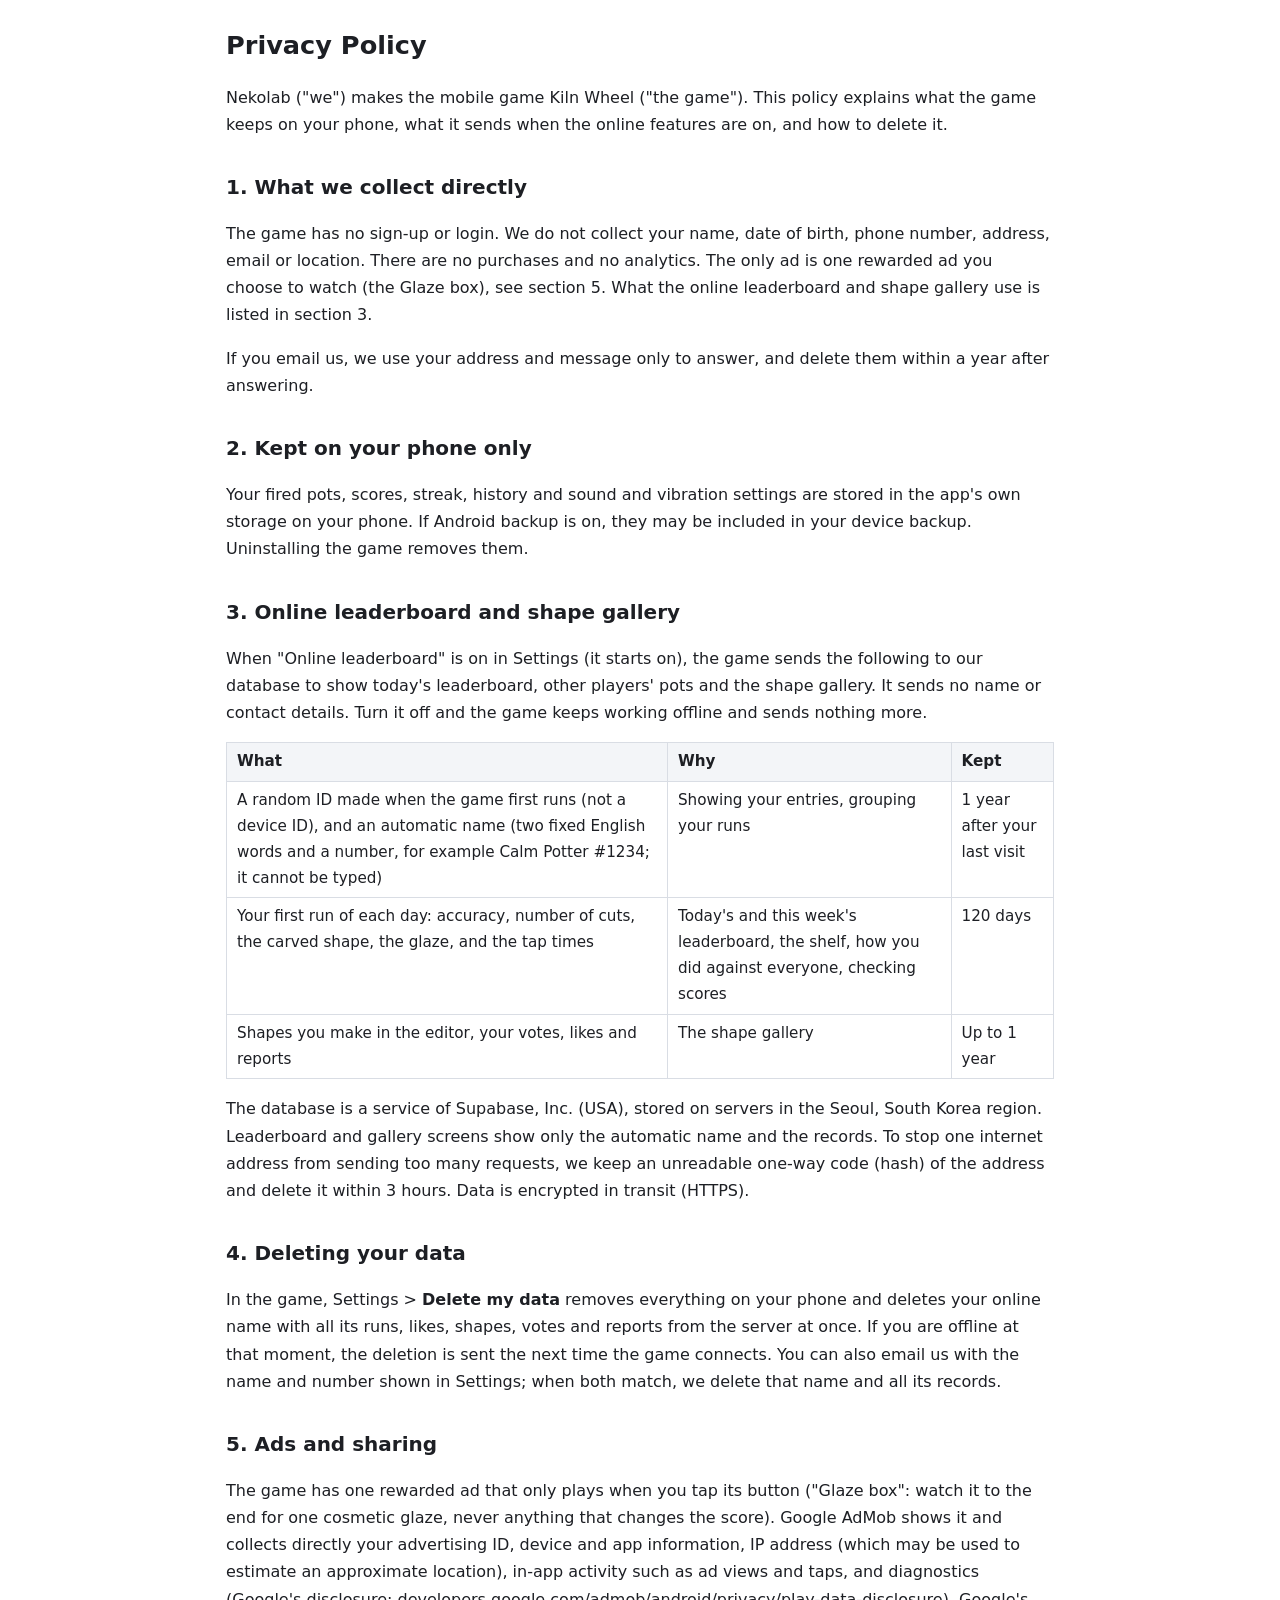
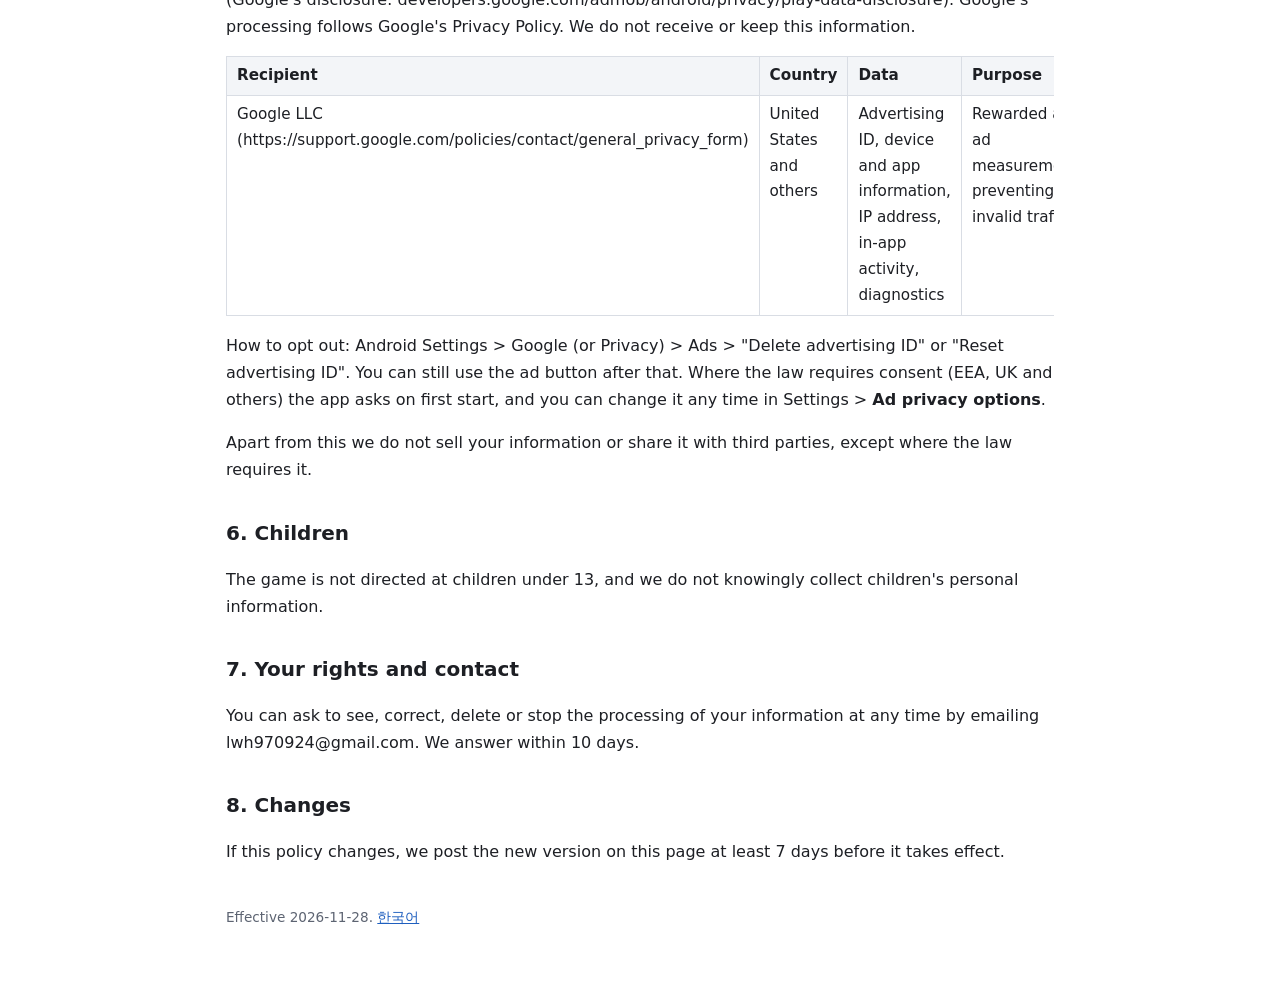
<file: kiln-wheel/en/privacy.html>
<!doctype html><html lang="en"><head><meta charset="utf-8"><meta name="viewport" content="width=device-width,initial-scale=1"><title>Kiln Wheel Privacy Policy</title><style>
:root{--bg:#ffffff;--fg:#1d1f24;--muted:#5d6472;--line:#d9dde4;--head:#f3f5f8;--link:#1f5fbf}
@media (prefers-color-scheme: dark){:root{--bg:#15171c;--fg:#e6e8ec;--muted:#a3a9b5;--line:#30343d;--head:#1f2229;--link:#7fb2ff}}
*{box-sizing:border-box}
body{margin:0;background:var(--bg);color:var(--fg);font:16px/1.7 system-ui,-apple-system,"Segoe UI","Malgun Gothic","Apple SD Gothic Neo",sans-serif}
main{max-width:860px;margin:0 auto;padding:24px 16px 64px}
h1{font-size:1.6rem;margin:0 0 16px}h2{font-size:1.25rem;margin:32px 0 8px}
p,li{color:var(--fg)}a{color:var(--link)}
.table{overflow-x:auto;margin:12px 0}
table{border-collapse:collapse;width:100%;font-size:.95rem}
th,td{border:1px solid var(--line);padding:6px 10px;text-align:left;vertical-align:top}
th{background:var(--head)}
footer{margin-top:40px;color:var(--muted);font-size:.85rem}
</style></head><body><main><h1>Privacy Policy</h1>
<p>Nekolab (&quot;we&quot;) makes the mobile game Kiln Wheel (&quot;the game&quot;). This policy explains what the game keeps on your phone, what it sends when the online features are on, and how to delete it.</p>
<h2>1. What we collect directly</h2>
<p>The game has no sign-up or login. We do not collect your name, date of birth, phone number, address, email or location. There are no purchases and no analytics. The only ad is one rewarded ad you choose to watch (the Glaze box), see section 5. What the online leaderboard and shape gallery use is listed in section 3.</p>
<p>If you email us, we use your address and message only to answer, and delete them within a year after answering.</p>
<h2>2. Kept on your phone only</h2>
<p>Your fired pots, scores, streak, history and sound and vibration settings are stored in the app's own storage on your phone. If Android backup is on, they may be included in your device backup. Uninstalling the game removes them.</p>
<h2>3. Online leaderboard and shape gallery</h2>
<p>When &quot;Online leaderboard&quot; is on in Settings (it starts on), the game sends the following to our database to show today's leaderboard, other players' pots and the shape gallery. It sends no name or contact details. Turn it off and the game keeps working offline and sends nothing more.</p>
<div class="table"><table><thead><tr><th>What</th><th>Why</th><th>Kept</th></tr></thead><tbody><tr><td>A random ID made when the game first runs (not a device ID), and an automatic name (two fixed English words and a number, for example Calm Potter #1234; it cannot be typed)</td><td>Showing your entries, grouping your runs</td><td>1 year after your last visit</td></tr><tr><td>Your first run of each day: accuracy, number of cuts, the carved shape, the glaze, and the tap times</td><td>Today's and this week's leaderboard, the shelf, how you did against everyone, checking scores</td><td>120 days</td></tr><tr><td>Shapes you make in the editor, your votes, likes and reports</td><td>The shape gallery</td><td>Up to 1 year</td></tr></tbody></table></div>
<p>The database is a service of Supabase, Inc. (USA), stored on servers in the Seoul, South Korea region. Leaderboard and gallery screens show only the automatic name and the records. To stop one internet address from sending too many requests, we keep an unreadable one-way code (hash) of the address and delete it within 3 hours. Data is encrypted in transit (HTTPS).</p>
<h2>4. Deleting your data</h2>
<p>In the game, Settings &gt; <b>Delete my data</b> removes everything on your phone and deletes your online name with all its runs, likes, shapes, votes and reports from the server at once. If you are offline at that moment, the deletion is sent the next time the game connects. You can also email us with the name and number shown in Settings; when both match, we delete that name and all its records.</p>
<h2>5. Ads and sharing</h2>
<p>The game has one rewarded ad that only plays when you tap its button (&quot;Glaze box&quot;: watch it to the end for one cosmetic glaze, never anything that changes the score). Google AdMob shows it and collects directly your advertising ID, device and app information, IP address (which may be used to estimate an approximate location), in-app activity such as ad views and taps, and diagnostics (Google's disclosure: developers.google.com/admob/android/privacy/play-data-disclosure). Google's processing follows Google's Privacy Policy. We do not receive or keep this information.</p>
<div class="table"><table><thead><tr><th>Recipient</th><th>Country</th><th>Data</th><th>Purpose</th><th>Kept</th></tr></thead><tbody><tr><td>Google LLC (https://support.google.com/policies/contact/general_privacy_form)</td><td>United States and others</td><td>Advertising ID, device and app information, IP address, in-app activity, diagnostics</td><td>Rewarded ad, ad measurement, preventing invalid traffic</td><td>As set by Google</td></tr></tbody></table></div>
<p>How to opt out: Android Settings &gt; Google (or Privacy) &gt; Ads &gt; &quot;Delete advertising ID&quot; or &quot;Reset advertising ID&quot;. You can still use the ad button after that. Where the law requires consent (EEA, UK and others) the app asks on first start, and you can change it any time in Settings &gt; <b>Ad privacy options</b>.</p>
<p>Apart from this we do not sell your information or share it with third parties, except where the law requires it.</p>
<h2>6. Children</h2>
<p>The game is not directed at children under 13, and we do not knowingly collect children's personal information.</p>
<h2>7. Your rights and contact</h2>
<p>You can ask to see, correct, delete or stop the processing of your information at any time by emailing lwh970924@gmail.com. We answer within 10 days.</p>
<h2>8. Changes</h2>
<p>If this policy changes, we post the new version on this page at least 7 days before it takes effect.</p>
<footer>Effective 2026-11-28. <a href="../privacy.html">한국어</a></footer>
</main></body></html>
</file>
<file: nyangi-gate/style.css>
@font-face {
  font-family: "Jua";
  src: url("fonts/Jua-Regular.ttf") format("truetype");
  font-display: swap;
}

:root {
  --ink: #1a1220;
  --ink-2: #241829;
  --ink-3: #31213a;
  --line: #4a3452;
  --cream: #fff0d4;
  --cream-2: #e9d3b0;
  --cream-3: #b99f85;
  --gold: #f4b845;
  --gold-deep: #c98a1c;
  --orange: #ee8a2b;
  --orange-deep: #c2631a;
  --dusk: #6a3a63;
  --ease: cubic-bezier(0.16, 1, 0.3, 1);
  --display: "Jua", "Noto Sans KR", sans-serif;
  --body: "Noto Sans KR", "Apple SD Gothic Neo", "Malgun Gothic", sans-serif;
  --gutter: clamp(20px, 5vw, 72px);
}

* { box-sizing: border-box; margin: 0; }
html { scroll-behavior: smooth; scrollbar-color: var(--gold-deep) var(--ink); scrollbar-width: thin; }
body {
  background: var(--ink);
  color: var(--cream);
  font-family: var(--body);
  font-size: 17px;
  line-height: 1.75;
  word-break: keep-all;
  overflow-wrap: break-word;
  -webkit-font-smoothing: antialiased;
}
::selection { background: var(--gold); color: var(--ink); }
img { display: block; max-width: 100%; height: auto; }
a { color: inherit; text-underline-offset: 0.25em; text-decoration-thickness: 1px; }
:focus-visible { outline: 3px solid var(--gold); outline-offset: 3px; border-radius: 6px; }
h1, h2, h3 { font-family: var(--display); font-weight: 400; line-height: 1.15; text-wrap: balance; letter-spacing: -0.01em; }
p { text-wrap: pretty; max-width: 62ch; }
.num { font-variant-numeric: tabular-nums; }

/* top bar */
.bar {
  position: fixed; inset: 0 0 auto 0; z-index: 20;
  display: flex; align-items: center; justify-content: space-between; gap: 24px;
  padding: 14px var(--gutter);
  background: linear-gradient(to bottom, rgb(26 18 32 / 0.92), rgb(26 18 32 / 0));
}
.bar-brand { display: flex; align-items: center; gap: 12px; text-decoration: none; font-family: var(--display); font-size: 1.25rem; }
.bar-brand img { width: 34px; height: 34px; border-radius: 9px; }
.bar nav { display: flex; align-items: center; gap: clamp(14px, 3vw, 32px); font-size: 0.95rem; }
.bar nav a { text-decoration: none; color: var(--cream-2); }
.bar nav a:hover { color: var(--gold); }
@media (max-width: 720px) { .bar nav a:not(.btn) { display: none; } }

/* buttons */
.btn {
  display: inline-flex; align-items: center; justify-content: center; gap: 10px;
  min-height: 48px; padding: 0 26px; border-radius: 12px;
  font-family: var(--display); font-size: 1.1rem; text-decoration: none; cursor: pointer;
  transition: transform 0.35s var(--ease), box-shadow 0.35s var(--ease), background-color 0.2s;
}
.btn-main {
  background: linear-gradient(to bottom, #f7a443, var(--orange-deep));
  color: #2a1406;
  box-shadow: 0 10px 24px -8px rgb(238 138 43 / 0.55), inset 0 1px 0 rgb(255 255 255 / 0.35);
}
.btn-main:hover { transform: translateY(-2px); box-shadow: 0 16px 28px -8px rgb(238 138 43 / 0.6), inset 0 1px 0 rgb(255 255 255 / 0.35); }
.btn-main:active { transform: translateY(0); }
.btn-ghost { border: 1.5px solid var(--line); color: var(--cream); background: rgb(255 240 212 / 0.04); }
.btn-ghost:hover { border-color: var(--gold); background: rgb(244 184 69 / 0.1); }
.btn svg { width: 18px; height: 18px; }
.btn[aria-disabled="true"] { opacity: 0.5; pointer-events: none; }

/* hero */
.hero {
  min-height: 100svh;
  display: grid; grid-template-columns: minmax(0, 1.05fr) minmax(0, 1fr);
  align-items: stretch;
  background: radial-gradient(120% 90% at 100% 0%, var(--dusk) 0%, var(--ink) 60%);
  overflow: hidden;
}
.hero-text { padding: 140px var(--gutter) 72px; align-self: center; max-width: 720px; justify-self: end; }
.hero h1 { font-size: clamp(3.2rem, 8.4vw, 6rem); color: var(--cream); }
.hero h1 b { font-weight: 400; color: var(--gold); display: block; }
.hero-tag { margin-top: 18px; font-family: var(--display); font-size: clamp(1.3rem, 2.6vw, 1.8rem); color: var(--cream-2); }
.hero-sub { margin-top: 22px; color: var(--cream-2); font-size: 1.05rem; }
.hero-cta { margin-top: 36px; display: flex; flex-wrap: wrap; gap: 14px; }
.hero-note { margin-top: 22px; font-size: 0.9rem; color: var(--cream-3); }
.hero-art { position: relative; min-height: 420px; order: -1; }
.hero-art img { position: absolute; inset: 0; width: 100%; height: 100%; object-fit: cover; object-position: 30% 40%; }
.hero-art::after {
  content: ""; position: absolute; inset: 0;
  background: linear-gradient(to right, transparent 55%, var(--ink) 100%), linear-gradient(to top, var(--ink) 0%, transparent 22%);
}
@media (max-width: 900px) {
  .hero { grid-template-columns: 1fr; min-height: 0; }
  .hero-art { order: 0; min-height: 52svh; }
  .hero-art::after { background: linear-gradient(to top, var(--ink) 0%, transparent 45%); }
  .hero-text { padding-top: 24px; justify-self: start; }
}

/* authored moment: hero arrival */
@keyframes rise { from { opacity: 0; transform: translateY(22px); filter: blur(6px); } to { opacity: 1; transform: none; filter: none; } }
@keyframes reveal { from { clip-path: inset(0 100% 0 0); transform: scale(1.06); } to { clip-path: inset(0); transform: none; } }
.hero-art img { animation: reveal 1.4s var(--ease) both; }
.hero-text > * { animation: rise 1s var(--ease) both; }
.hero-text > :nth-child(1) { animation-delay: 0.25s; }
.hero-text > :nth-child(2) { animation-delay: 0.4s; }
.hero-text > :nth-child(3) { animation-delay: 0.52s; }
.hero-text > :nth-child(4) { animation-delay: 0.64s; }
.hero-text > :nth-child(5) { animation-delay: 0.76s; }
@media (prefers-reduced-motion: reduce) {
  html { scroll-behavior: auto; }
  .hero-art img, .hero-text > * { animation: none; }
  .btn { transition: none; }
}

/* sections */
section { padding: clamp(72px, 11vw, 150px) var(--gutter); position: relative; }
.wrap { max-width: 1240px; margin: 0 auto; }
h2 { font-size: clamp(2rem, 4.6vw, 3.4rem); }
.lead { margin-top: 20px; color: var(--cream-2); font-size: 1.08rem; }
.shot {
  border-radius: 16px; overflow: hidden; border: 1px solid var(--line);
  box-shadow: 0 30px 60px -24px rgb(0 0 0 / 0.7), 0 6px 14px -6px rgb(0 0 0 / 0.5);
  background: var(--ink-2);
}

/* play */
.play { background: var(--ink); }
.play-grid { display: grid; grid-template-columns: minmax(0, 5fr) minmax(0, 6fr); gap: clamp(32px, 6vw, 88px); align-items: center; }
.steps { margin-top: 36px; display: grid; gap: 0; }
.steps div { padding: 20px 0; border-top: 1px solid var(--line); }
.steps div:last-child { border-bottom: 1px solid var(--line); }
.steps h3 { font-size: 1.35rem; color: var(--gold); }
.steps p { margin-top: 6px; color: var(--cream-2); font-size: 0.98rem; }
@media (max-width: 900px) { .play-grid { grid-template-columns: 1fr; } }

/* heroes */
.cats { background: var(--ink-2); overflow: hidden; }
.cats-head { display: flex; justify-content: space-between; align-items: end; gap: 40px; flex-wrap: wrap; }
.cat-row { margin-top: 56px; display: grid; grid-template-columns: 1.15fr 1fr 1fr; gap: clamp(8px, 2vw, 32px); align-items: end; }
.cat { position: relative; text-align: center; }
.cat:nth-child(2) { transform: translateY(-34px); }
.cat:nth-child(3) { transform: translateY(14px); }
.cat img { margin: 0 auto; width: 100%; max-width: 420px; filter: drop-shadow(0 18px 18px rgb(0 0 0 / 0.45)); }
.cat h3 { margin-top: 6px; font-size: clamp(1.6rem, 3vw, 2.2rem); color: var(--gold); }
.cat p { margin: 4px auto 0; color: var(--cream-2); font-size: 0.98rem; max-width: 24ch; }
.synergy { margin-top: 72px; padding-top: 28px; border-top: 1px solid var(--line); color: var(--cream-2); max-width: 70ch; }
@media (max-width: 720px) {
  .cat-row { grid-template-columns: 1fr; gap: 28px; }
  .cat:nth-child(n) { transform: none; }
  .cat img { max-width: 240px; }
}

/* adventure */
.adv { background: linear-gradient(to bottom, var(--ink-2), var(--ink)); }
.adv .shot { margin-top: 48px; }
.chapters { margin-top: 64px; display: flex; gap: 10px; overflow-x: auto; padding-bottom: 14px; scroll-snap-type: x proximity; }
.chapter {
  flex: 0 0 clamp(96px, 11vw, 132px); aspect-ratio: 3 / 5; position: relative; border-radius: 12px; overflow: hidden;
  scroll-snap-align: start; border: 1px solid var(--line);
  transition: transform 0.5s var(--ease);
}
.chapter:nth-child(even) { margin-top: 28px; }
.chapter:hover { transform: translateY(-8px); }
.chapter img { width: 100%; height: 100%; object-fit: cover; }
.chapter span {
  position: absolute; inset: auto 0 0 0; padding: 40px 10px 12px;
  background: linear-gradient(to top, rgb(26 18 32 / 0.95), transparent);
  font-family: var(--display); font-size: 1rem; text-align: center; line-height: 1.25;
}
.mobs { margin-top: 56px; display: flex; flex-wrap: wrap; align-items: end; gap: clamp(10px, 2.4vw, 30px); }
.mobs img { height: clamp(56px, 8vw, 96px); width: auto; filter: drop-shadow(0 8px 8px rgb(0 0 0 / 0.5)); }
.mobs-note { margin-top: 16px; color: var(--cream-3); font-size: 0.95rem; }

/* online */
.online { background: var(--ink); }
.online-grid { display: grid; grid-template-columns: minmax(0, 6fr) minmax(0, 5fr); gap: clamp(32px, 6vw, 88px); align-items: center; }
.modes { margin-top: 32px; }
.modes div { padding: 20px 0; border-top: 1px solid var(--line); }
.modes div:last-child { border-bottom: 1px solid var(--line); }
.modes h3 { font-size: 1.35rem; color: var(--gold); }
.modes p { margin-top: 6px; color: var(--cream-2); font-size: 0.98rem; }
@media (max-width: 900px) { .online-grid { grid-template-columns: 1fr; } .online .shot { order: 2; } }

/* fair */
.fair { background: var(--ink-3); }
.fair-grid { display: grid; grid-template-columns: minmax(0, 5fr) minmax(0, 6fr); gap: clamp(32px, 6vw, 88px); align-items: center; }
.fair ul { margin: 32px 0 0; padding: 0; list-style: none; display: grid; gap: 14px; }
.fair li { display: grid; grid-template-columns: 26px 1fr; gap: 12px; color: var(--cream-2); }
.fair li svg { width: 22px; height: 22px; margin-top: 4px; color: var(--gold); }
.fair li b { color: var(--cream); font-weight: 700; }
.fine { margin-top: 28px; font-size: 0.86rem; color: var(--cream-3); }
@media (max-width: 900px) { .fair-grid { grid-template-columns: 1fr; } }

/* final */
.final { text-align: center; background: radial-gradient(90% 120% at 50% 100%, var(--dusk) 0%, var(--ink) 70%); }
.final img { margin: 0 auto; width: clamp(150px, 20vw, 230px); filter: drop-shadow(0 20px 24px rgb(0 0 0 / 0.5)); }
.final h2 { margin-top: 20px; font-size: clamp(2.2rem, 6vw, 4.2rem); }
.final p { margin: 18px auto 0; color: var(--cream-2); }
.final .hero-cta { justify-content: center; }

footer { padding: 36px var(--gutter) 48px; background: var(--ink); border-top: 1px solid var(--line); color: var(--cream-3); font-size: 0.9rem; }
footer .wrap { display: flex; flex-wrap: wrap; justify-content: space-between; gap: 14px 40px; }
footer nav { display: flex; flex-wrap: wrap; gap: 8px 24px; }
footer a { color: var(--cream-2); }
footer a:hover { color: var(--gold); }

/* chapter cards open a dialog with the real battle screen */
button.chapter { padding: 0; background: none; font: inherit; color: inherit; cursor: pointer; text-align: left; }
.chapters-hint { margin-top: 40px; color: var(--cream-3); font-size: 0.95rem; }
.chapters-hint + .chapters { margin-top: 14px; }
body.cdlg-on { overflow: hidden; }
.cdlg[hidden] { display: none; }
.cdlg { position: fixed; inset: 0; z-index: 100; display: grid; place-items: center; padding: 16px; }
.cdlg-back { position: absolute; inset: 0; background: rgb(10 6 14 / 0.82); }
.cdlg-card { position: relative; width: min(960px, 100%); max-height: calc(100dvh - 32px); overflow: auto; background: var(--ink-2); border: 1px solid var(--line); border-radius: 16px; }
.cdlg-img { display: block; width: 100%; aspect-ratio: 16 / 9; object-fit: cover; background: var(--ink); }
.cdlg-body { padding: 20px 24px 26px; display: grid; gap: 8px; }
.cdlg-no { color: var(--gold); font-size: 0.9rem; }
.cdlg-body h3 { font-size: clamp(1.6rem, 3.4vw, 2.2rem); }
.cdlg-boss { color: var(--cream); }
.cdlg-story { color: var(--cream-3); font-size: 0.95rem; }
.cdlg-mobs { list-style: none; margin: 6px 0 0; padding: 0; display: grid; gap: 6px; }
.cdlg-mobs li { color: var(--cream-2); font-size: 0.95rem; }
.cdlg-mobs b { color: var(--gold); font-weight: 700; }
.cdlg-x, .cdlg-nav { position: absolute; z-index: 2; width: 44px; height: 44px; border-radius: 50%; border: 1px solid var(--line); background: rgb(26 18 32 / 0.82); color: var(--cream); font-size: 1.7rem; line-height: 1; cursor: pointer; display: grid; place-items: center; }
.cdlg-x { top: 10px; right: 10px; }
.cdlg-nav { top: min(25vw, 220px); transform: translateY(-50%); }
.cdlg-prev { left: 10px; } .cdlg-next { right: 10px; }
.cdlg-x:hover, .cdlg-nav:hover { border-color: var(--gold); color: var(--gold); }
@media (prefers-reduced-motion: reduce) { .chapter { transition: none; } }

/* notices (data in notices.json, newest first) */
.notice { padding: clamp(56px, 9vw, 110px) var(--gutter); background: var(--ink-2); border-top: 1px solid var(--line); }
.notice-list { list-style: none; margin: 28px 0 0; padding: 0; display: grid; gap: 14px; max-width: 760px; }
.notice-list li { padding: 18px 22px; border: 1px solid var(--line); border-radius: 12px; background: var(--ink); display: grid; gap: 6px; }
.notice-list time { color: var(--gold); font-size: 0.9rem; }
.notice-list h3 { font-size: 1.3rem; }
.notice-list p, .notice-empty { color: var(--cream-2); font-size: 0.98rem; }
</file>
